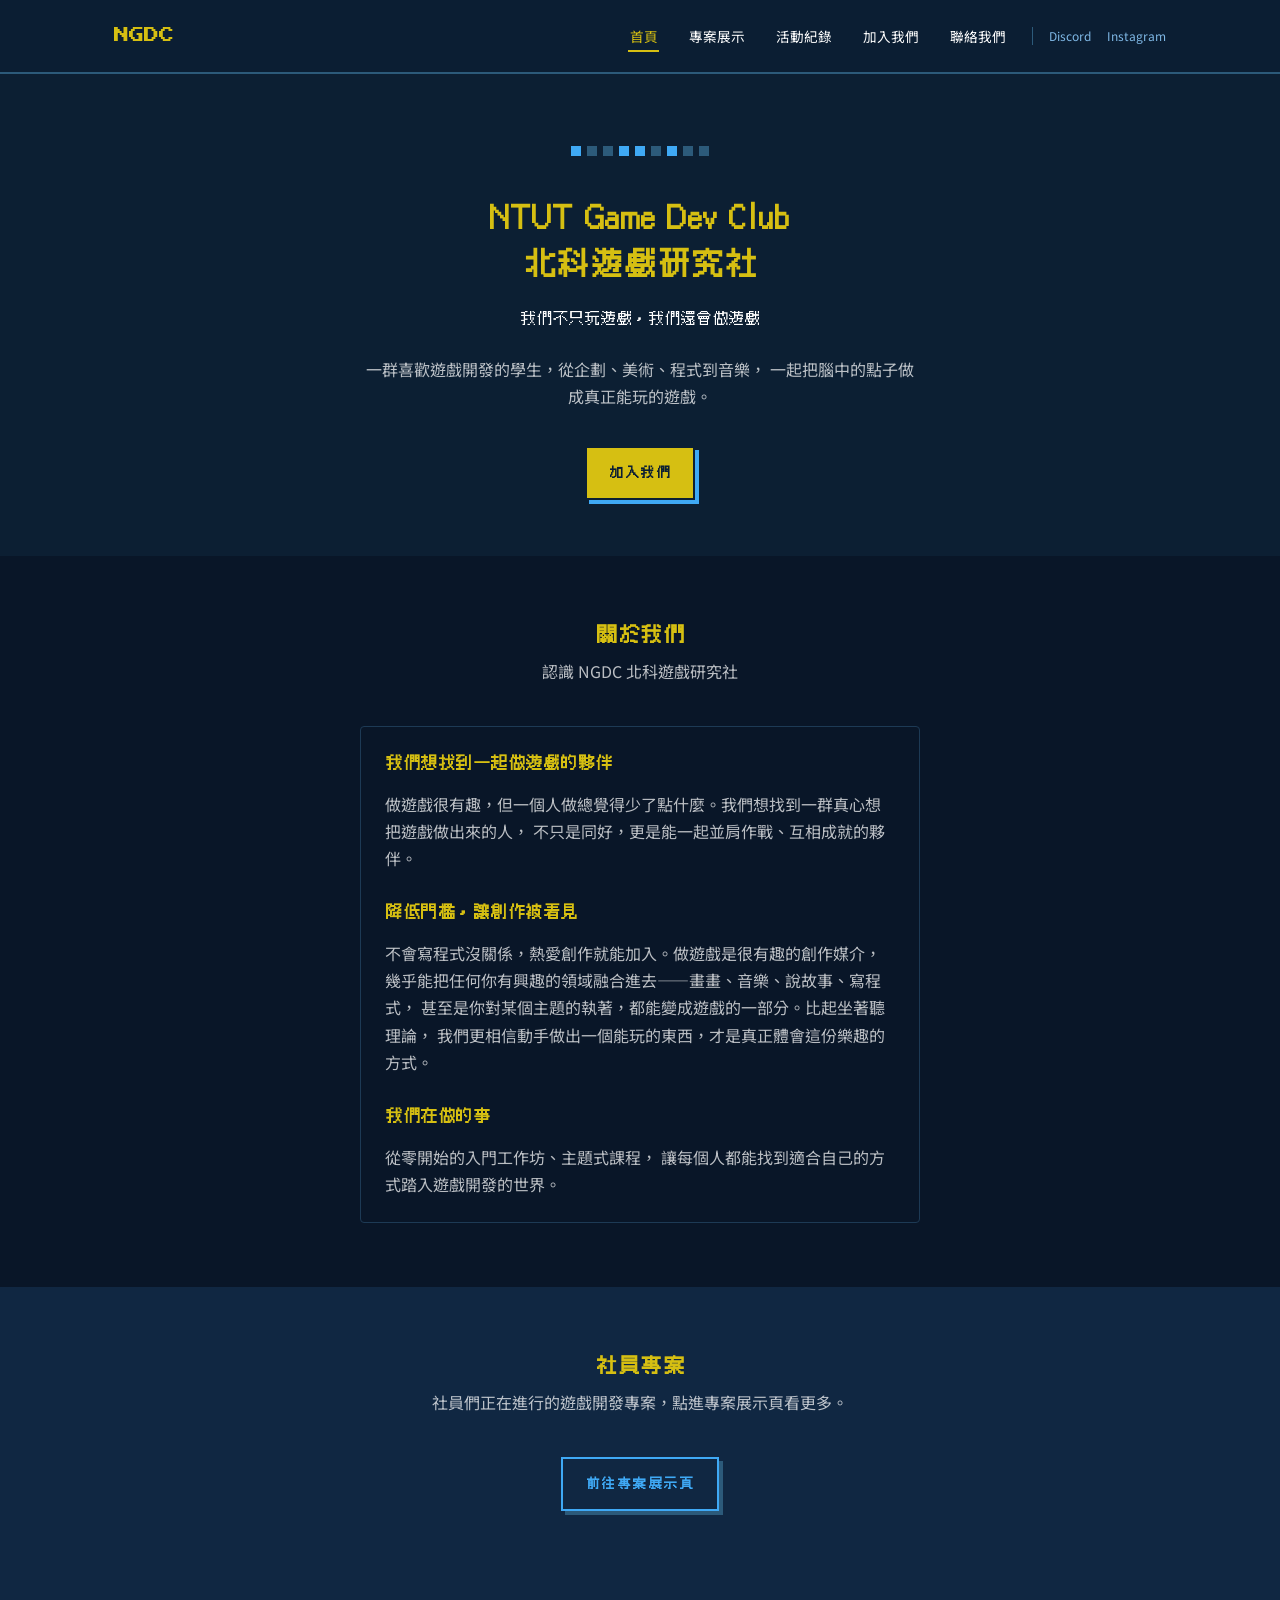
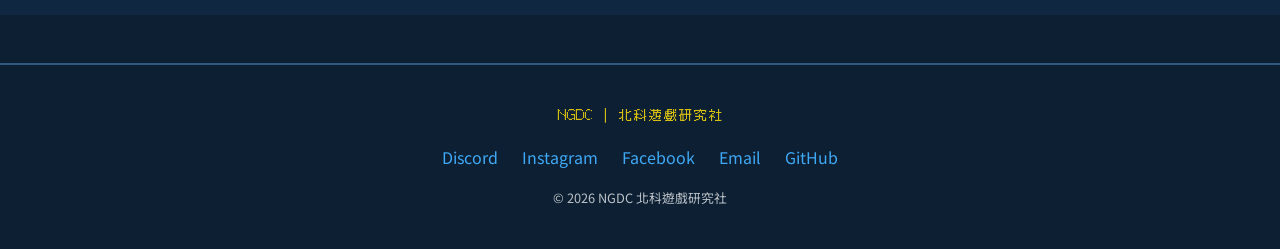
<file: index.html>
<!DOCTYPE html>
<html lang="zh-Hant">
<head>
  <meta charset="UTF-8" />
  <meta name="viewport" content="width=device-width, initial-scale=1.0" />
  <title>NTUT Game Dev Club 北科遊戲研究社</title>
  <meta name="description" content="NGDC 北科遊戲研究社（NTUT Game Dev Club）是國立臺北科技大學的學生遊戲開發社團，集結企劃、美術、程式與音樂愛好者，從零開始一起把腦中的點子做成真正能玩的遊戲。不需要任何經驗，只要喜歡遊戲開發，都歡迎北科學生加入這個社團一起創作。" />
  <link rel="canonical" href="https://gd.ntut.club/index.html" />

  <!-- Open Graph -->
  <meta property="og:site_name" content="NGDC 北科遊戲研究社" />
  <meta property="og:type" content="website" />
  <meta property="og:title" content="NTUT Game Dev Club 北科遊戲研究社" />
  <meta property="og:description" content="我們不只玩遊戲，我們還會做遊戲——國立臺北科技大學的學生遊戲開發社團，集結企劃、美術、程式與音樂愛好者，一起把點子做成真正能玩的遊戲。" />
  <meta property="og:image" content="https://gd.ntut.club/assets/images/og-image.png" />
  <meta property="og:url" content="https://gd.ntut.club/index.html" />

  <!-- Twitter Card -->
  <meta name="twitter:card" content="summary_large_image" />
  <meta name="twitter:title" content="NTUT Game Dev Club 北科遊戲研究社" />
  <meta name="twitter:description" content="我們不只玩遊戲，我們還會做遊戲——國立臺北科技大學的學生遊戲開發社團，集結企劃、美術、程式與音樂愛好者，一起把點子做成真正能玩的遊戲。" />
  <meta name="twitter:image" content="https://gd.ntut.club/assets/images/og-image.png" />

  <link rel="preconnect" href="https://fonts.googleapis.com" />
  <link rel="preconnect" href="https://fonts.gstatic.com" crossorigin />
  <link href="https://fonts.googleapis.com/css2?family=Press+Start+2P&family=Noto+Sans+TC:wght@400;500;700&display=swap" rel="stylesheet" />
  <link rel="stylesheet" href="css/style.css" />

  <script type="application/ld+json">
  {
    "@context": "https://schema.org",
    "@type": "Organization",
    "name": "NGDC 北科遊戲研究社",
    "alternateName": "NTUT Game Dev Club",
    "url": "https://gd.ntut.club/",
    "logo": "https://gd.ntut.club/assets/images/og-image.png",
    "sameAs": [
      "https://discord.gg/KpZhJA3yag",
      "https://instagram.com/ntut_game_design",
      "https://www.facebook.com/NTUTGameDesign/",
      "https://github.com/NTUT-NGDC"
    ]
  }
  </script>
</head>
<body>
  <header class="site-header">
    <div class="container nav-container">
      <a href="index.html" class="logo">NGDC</a>
      <button class="nav-toggle" id="navToggle" aria-label="開啟選單" aria-expanded="false">
        <span></span><span></span><span></span>
      </button>
      <div class="nav-right">
        <nav class="site-nav" id="siteNav">
          <ul class="nav-list">
            <li><a href="index.html" aria-current="page">首頁</a></li>
            <li><a href="projects.html">專案展示</a></li>
            <li><a href="events.html">活動紀錄</a></li>
            <li><a href="join.html">加入我們</a></li>
            <li><a href="contact.html">聯絡我們</a></li>
          </ul>
        </nav>
        <div class="nav-social">
          <span class="nav-divider" aria-hidden="true"></span>
          <a href="https://discord.gg/KpZhJA3yag" class="nav-social-link" target="_blank" rel="noopener">Discord</a>
          <a href="https://instagram.com/ntut_game_design" class="nav-social-link" target="_blank" rel="noopener">Instagram</a>
        </div>
      </div>
    </div>
  </header>

  <main>
    <section class="hero">
      <div class="wave-decoration wave-decoration--left" aria-hidden="true"></div>
      <div class="wave-decoration wave-decoration--right" aria-hidden="true"></div>
      <div class="container">
        <div class="hero-pixel-row" aria-hidden="true">
          <span></span><span></span><span></span><span></span><span></span><span></span><span></span><span></span><span></span>
        </div>
        <h1 class="hero-title">NTUT Game Dev Club<br />北科遊戲研究社</h1>
        <p class="hero-tagline">我們不只玩遊戲，我們還會做遊戲</p>
        <p class="hero-desc">
          一群喜歡遊戲開發的學生，從企劃、美術、程式到音樂，
          一起把腦中的點子做成真正能玩的遊戲。
        </p>
        <a href="join.html" class="btn">加入我們</a>

      </div>
    </section>
    <section class="section section-deep">
      <div class="wave-decoration wave-decoration--left" aria-hidden="true"></div>
      <div class="wave-decoration wave-decoration--right" aria-hidden="true"></div>
      <div class="container">
        <div class="section-title">
          <h2>關於我們</h2>
          <p>認識 NGDC 北科遊戲研究社</p>
        </div>

        <div class="about-panel">
          <div class="about-block">
            <h3>我們想找到一起做遊戲的夥伴</h3>
            <p>
              做遊戲很有趣，但一個人做總覺得少了點什麼。我們想找到一群真心想把遊戲做出來的人，
              不只是同好，更是能一起並肩作戰、互相成就的夥伴。
            </p>
          </div>

          <div class="about-block">
            <h3>降低門檻，讓創作被看見</h3>
            <p>
              不會寫程式沒關係，熱愛創作就能加入。做遊戲是很有趣的創作媒介，
              幾乎能把任何你有興趣的領域融合進去——畫畫、音樂、說故事、寫程式，
              甚至是你對某個主題的執著，都能變成遊戲的一部分。比起坐著聽理論，
              我們更相信動手做出一個能玩的東西，才是真正體會這份樂趣的方式。
            </p>
          </div>

          <div class="about-block">
            <h3>我們在做的事</h3>
            <p>
              從零開始的入門工作坊、主題式課程，
              讓每個人都能找到適合自己的方式踏入遊戲開發的世界。
            </p>
          </div>
        </div>
      </div>
    </section>

    <section class="section section-alt">
      <div class="wave-decoration wave-decoration--left" aria-hidden="true"></div>
      <div class="wave-decoration wave-decoration--right" aria-hidden="true"></div>
      <div class="container">
        <div class="section-title">
          <h2>社員專案</h2>
          <p>社員們正在進行的遊戲開發專案，點進專案展示頁看更多。</p>
        </div>

        <div class="section-title">
          <a href="projects.html" class="btn btn-outline">前往專案展示頁</a>
        </div>
      </div>
    </section>
  </main>

  <footer class="site-footer">
    <div class="container footer-container">
      <p class="footer-logo">NGDC ｜ 北科遊戲研究社</p>
      <ul class="footer-links">
        <li><a href="contact.html#discord">Discord</a></li>
        <li><a href="contact.html#instagram">Instagram</a></li>
        <li><a href="contact.html#facebook">Facebook</a></li>
        <li><a href="contact.html#email">Email</a></li>
        <li><a href="contact.html#github">GitHub</a></li>
      </ul>
      <p class="footer-copy">&copy; 2026 NGDC 北科遊戲研究社</p>
    </div>
  </footer>

  <script src="js/main.js"></script>
</body>
</html>
</file>
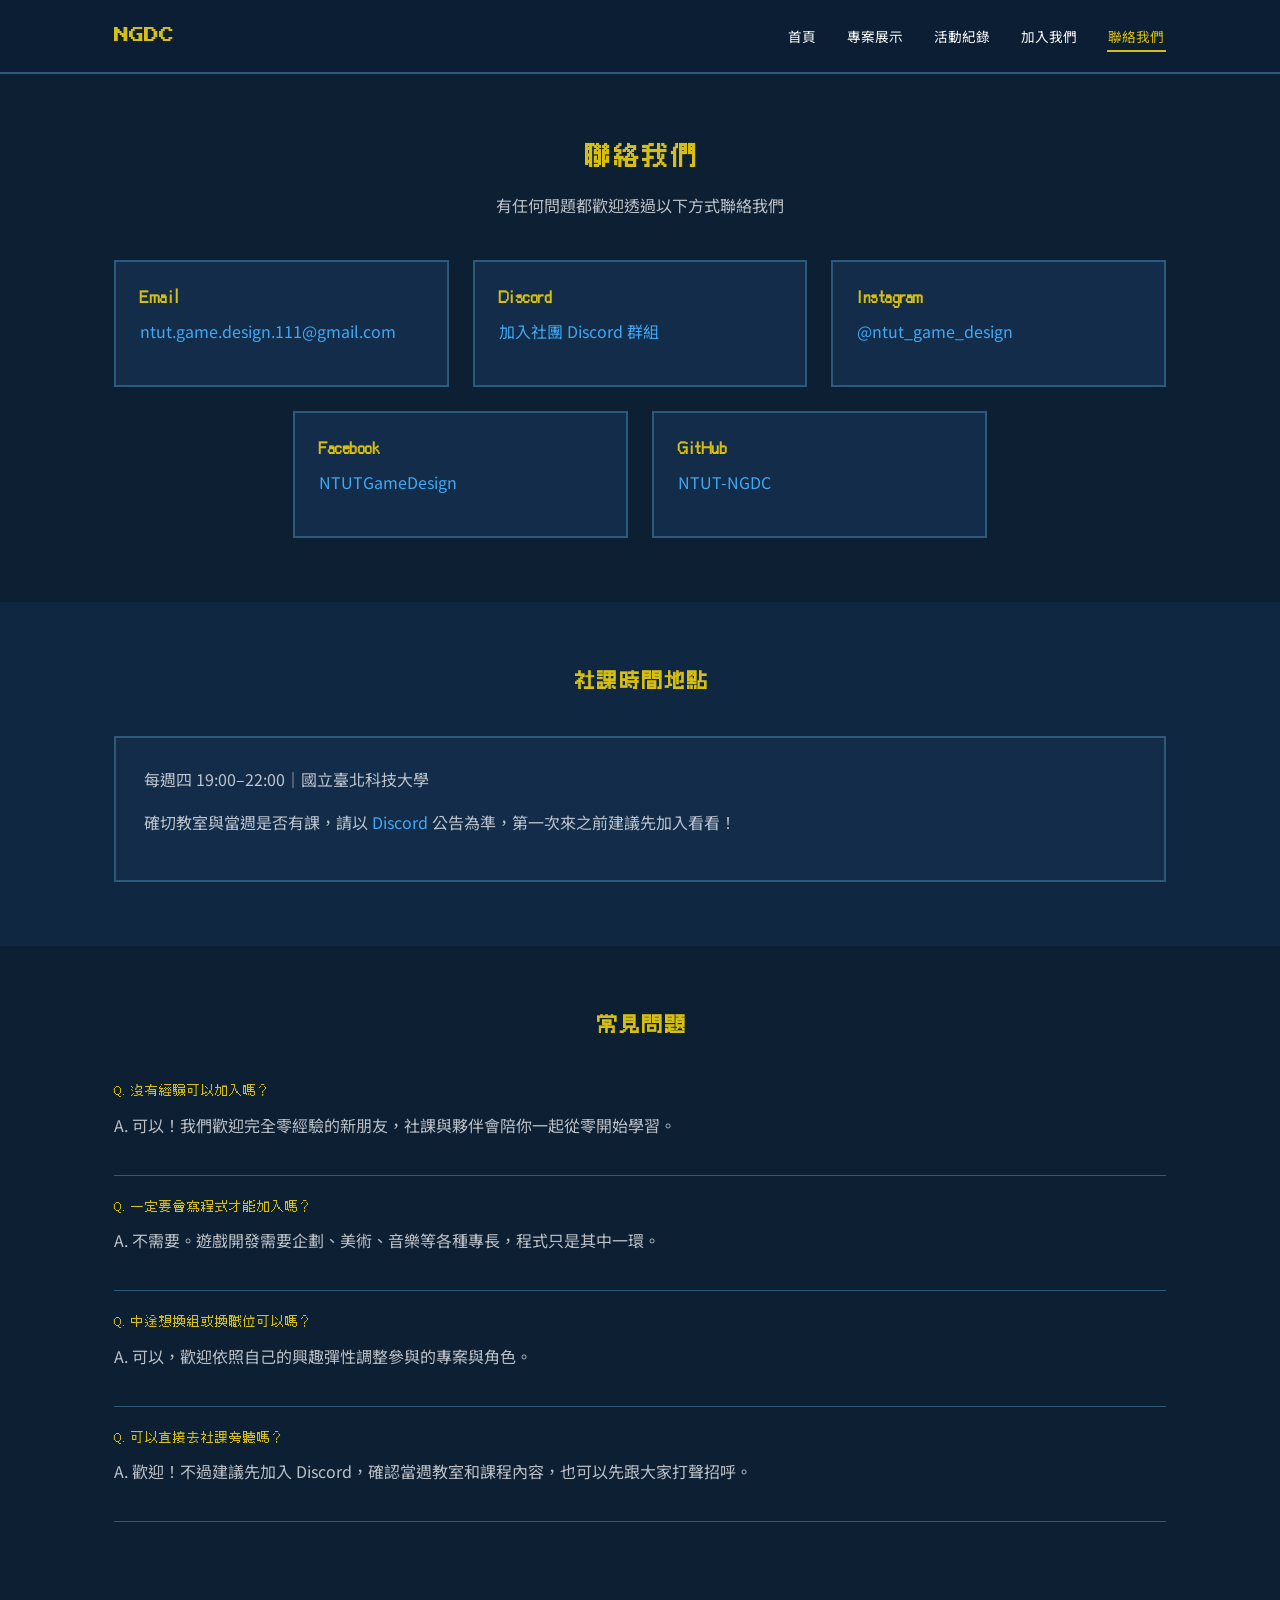
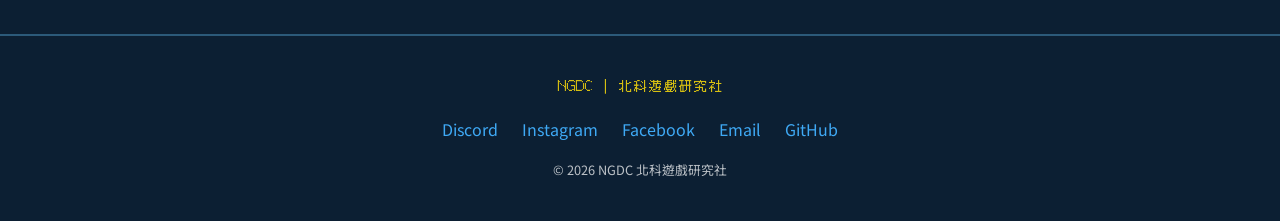
<file: contact.html>
<!DOCTYPE html>
<html lang="zh-Hant">
<head>
  <meta charset="UTF-8" />
  <meta name="viewport" content="width=device-width, initial-scale=1.0" />
  <title>聯絡我們 - NGDC 北科遊戲研究社</title>
  <meta name="description" content="聯絡 NGDC 北科遊戲研究社（NTUT Game Dev Club）的完整方式，包含 Email、Discord 社群與 Instagram 帳號，以及社課時間地點與常見問題整理，歡迎對遊戲開發有興趣的北科學生或校外朋友隨時透過各種管道洽詢加入這個社團。" />
  <link rel="canonical" href="https://gd.ntut.club/contact.html" />

  <!-- Open Graph -->
  <meta property="og:site_name" content="NGDC 北科遊戲研究社" />
  <meta property="og:type" content="website" />
  <meta property="og:title" content="聯絡我們 - NGDC 北科遊戲研究社" />
  <meta property="og:description" content="聯絡 NGDC 北科遊戲研究社的方式，包含 Email、Discord 與 Instagram，以及社課時間地點與常見問題。" />
  <meta property="og:image" content="https://gd.ntut.club/assets/images/og-image.png" />
  <meta property="og:url" content="https://gd.ntut.club/contact.html" />

  <!-- Twitter Card -->
  <meta name="twitter:card" content="summary_large_image" />
  <meta name="twitter:title" content="聯絡我們 - NGDC 北科遊戲研究社" />
  <meta name="twitter:description" content="聯絡 NGDC 北科遊戲研究社的方式，包含 Email、Discord 與 Instagram，以及社課時間地點與常見問題。" />
  <meta name="twitter:image" content="https://gd.ntut.club/assets/images/og-image.png" />

  <link rel="preconnect" href="https://fonts.googleapis.com" />
  <link rel="preconnect" href="https://fonts.gstatic.com" crossorigin />
  <link href="https://fonts.googleapis.com/css2?family=Press+Start+2P&family=Noto+Sans+TC:wght@400;500;700&display=swap" rel="stylesheet" />
  <link rel="stylesheet" href="css/style.css" />
</head>
<body>
  <header class="site-header">
    <div class="container nav-container">
      <a href="index.html" class="logo">NGDC</a>
      <button class="nav-toggle" id="navToggle" aria-label="開啟選單" aria-expanded="false">
        <span></span><span></span><span></span>
      </button>
      <nav class="site-nav" id="siteNav">
        <ul class="nav-list">
          <li><a href="index.html">首頁</a></li>
          <li><a href="projects.html">專案展示</a></li>
          <li><a href="events.html">活動紀錄</a></li>
          <li><a href="join.html">加入我們</a></li>
          <li><a href="contact.html" aria-current="page">聯絡我們</a></li>
        </ul>
      </nav>
    </div>
  </header>

  <main>
    <section class="section">
      <div class="wave-decoration wave-decoration--left" aria-hidden="true"></div>
      <div class="wave-decoration wave-decoration--right" aria-hidden="true"></div>
      <div class="container">
        <div class="section-title">
          <h1>聯絡我們</h1>
          <p>有任何問題都歡迎透過以下方式聯絡我們</p>
        </div>

        <div class="contact-list">
          <div class="contact-item" id="email">
            <h3>Email</h3>
            <p><a href="mailto:ntut.game.design.111@gmail.com">ntut.game.design.111<wbr>@gmail.com</a></p>
          </div>
          <div class="contact-item" id="discord">
            <h3>Discord</h3>
            <p><a href="https://discord.gg/KpZhJA3yag" target="_blank" rel="noopener">加入社團 Discord 群組</a></p>
          </div>
          <div class="contact-item" id="instagram">
            <h3>Instagram</h3>
            <p><a href="https://instagram.com/ntut_game_design" target="_blank" rel="noopener">@ntut_game_design</a></p>
          </div>
          <div class="contact-item" id="facebook">
            <h3>Facebook</h3>
            <p><a href="https://www.facebook.com/NTUTGameDesign/" target="_blank" rel="noopener">NTUTGameDesign</a></p>
          </div>
          <div class="contact-item" id="github">
            <h3>GitHub</h3>
            <p><a href="https://github.com/NTUT-NGDC" target="_blank" rel="noopener">NTUT-NGDC</a></p>
          </div>
        </div>
      </div>
    </section>

    <section class="section section-alt">
      <div class="wave-decoration wave-decoration--left" aria-hidden="true"></div>
      <div class="wave-decoration wave-decoration--right" aria-hidden="true"></div>
      <div class="container">
        <div class="section-title">
          <h2>社課時間地點</h2>
        </div>
        <div class="card">
          <p>每週四 19:00–22:00｜國立臺北科技大學</p>
          <p>確切教室與當週是否有課，請以 <a href="https://discord.gg/KpZhJA3yag" target="_blank" rel="noopener">Discord</a> 公告為準，第一次來之前建議先加入看看！</p>
        </div>
      </div>
    </section>

    <section class="section">
      <div class="wave-decoration wave-decoration--left" aria-hidden="true"></div>
      <div class="wave-decoration wave-decoration--right" aria-hidden="true"></div>
      <div class="container">
        <div class="section-title">
          <h2>常見問題</h2>
        </div>

        <!--
          ▼ 如何新增一筆 FAQ ▼
          複製一整段 <div class="faq-item">...</div>，
          貼到下方，修改問題（.faq-q）與答案（<p>）即可。
        -->
        <div class="faq-list">
          <div class="faq-item">
            <p class="faq-q">Q. 沒有經驗可以加入嗎？</p>
            <p>A. 可以！我們歡迎完全零經驗的新朋友，社課與夥伴會陪你一起從零開始學習。</p>
          </div>
          <div class="faq-item">
            <p class="faq-q">Q. 一定要會寫程式才能加入嗎？</p>
            <p>A. 不需要。遊戲開發需要企劃、美術、音樂等各種專長，程式只是其中一環。</p>
          </div>
          <div class="faq-item">
            <p class="faq-q">Q. 中途想換組或換職位可以嗎？</p>
            <p>A. 可以，歡迎依照自己的興趣彈性調整參與的專案與角色。</p>
          </div>
          <div class="faq-item">
            <p class="faq-q">Q. 可以直接去社課旁聽嗎？</p>
            <p>A. 歡迎！不過建議先加入 Discord，確認當週教室和課程內容，也可以先跟大家打聲招呼。</p>
          </div>
        </div>
      </div>
    </section>
  </main>

  <footer class="site-footer">
    <div class="container footer-container">
      <p class="footer-logo">NGDC ｜ 北科遊戲研究社</p>
      <ul class="footer-links">
        <li><a href="#discord">Discord</a></li>
        <li><a href="#instagram">Instagram</a></li>
        <li><a href="#facebook">Facebook</a></li>
        <li><a href="#email">Email</a></li>
        <li><a href="#github">GitHub</a></li>
      </ul>
      <p class="footer-copy">&copy; 2026 NGDC 北科遊戲研究社</p>
    </div>
  </footer>

  <script src="js/main.js"></script>
</body>
</html>
</file>
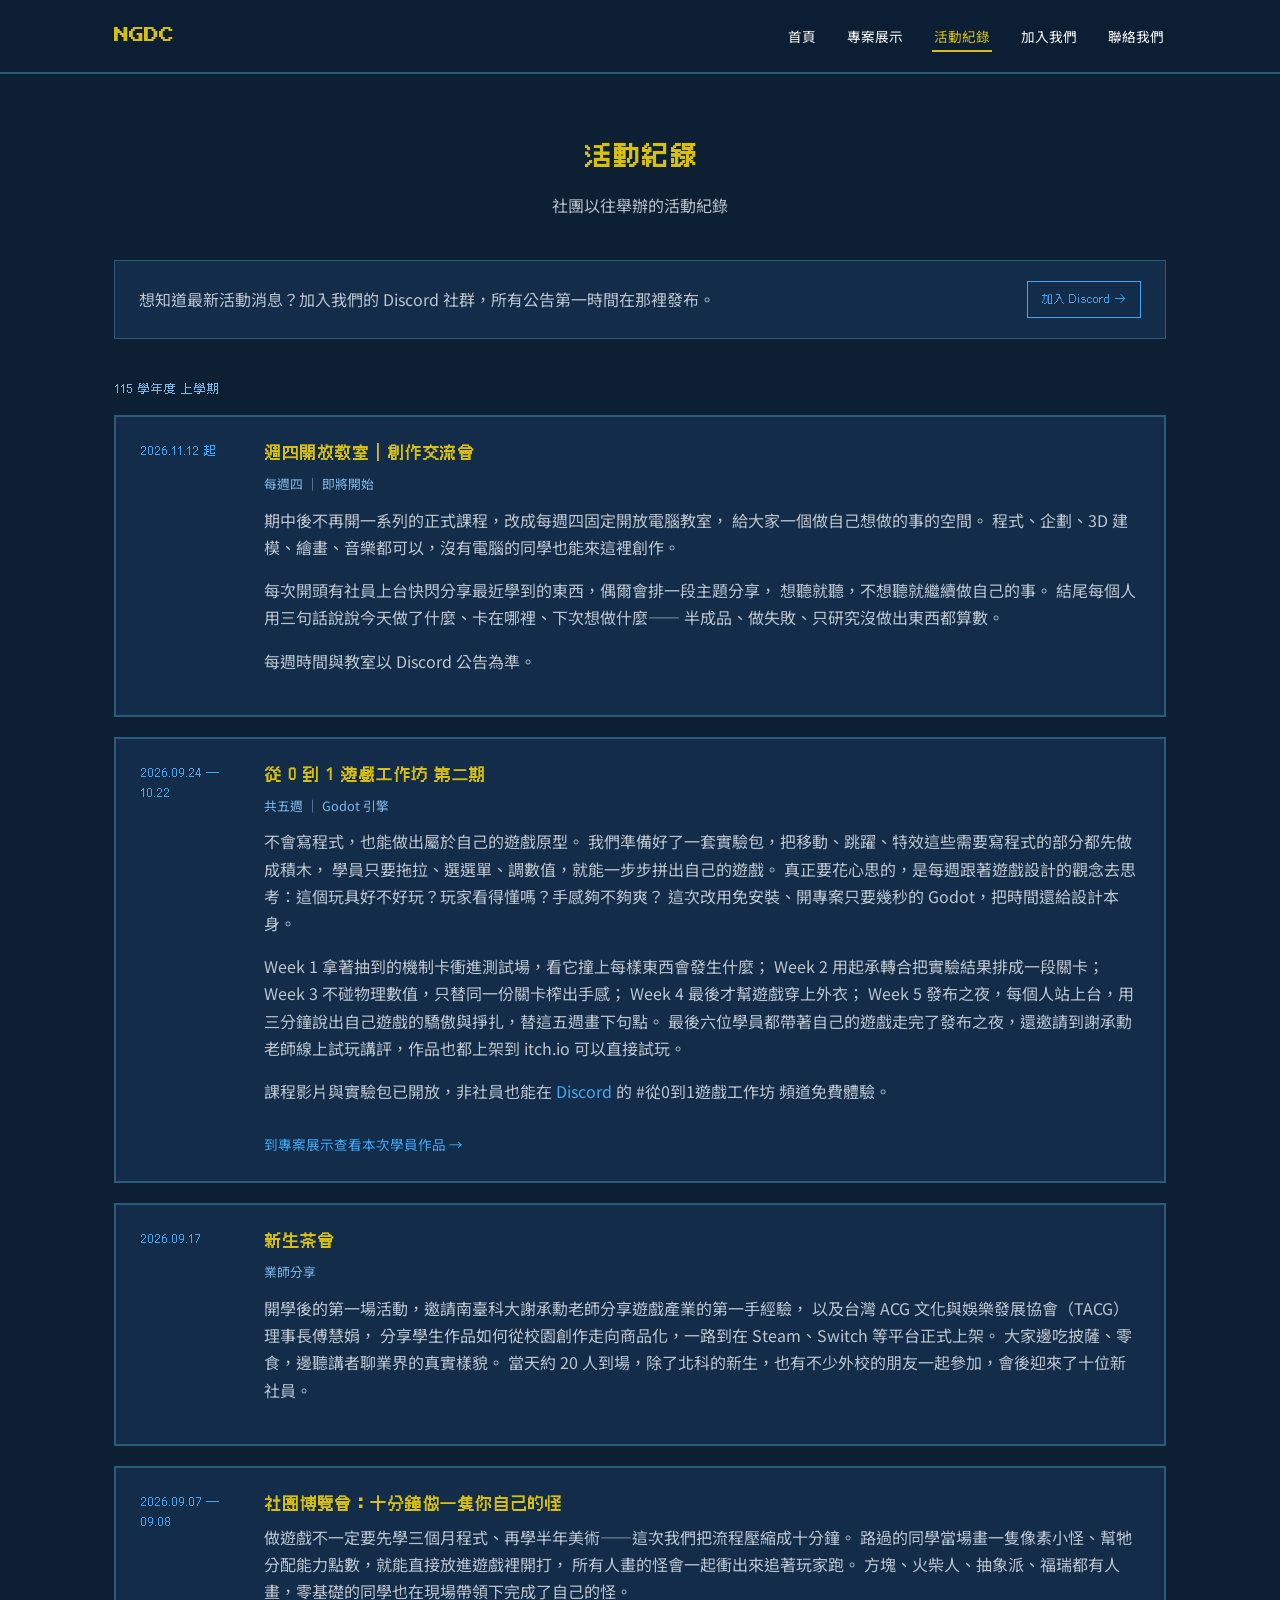
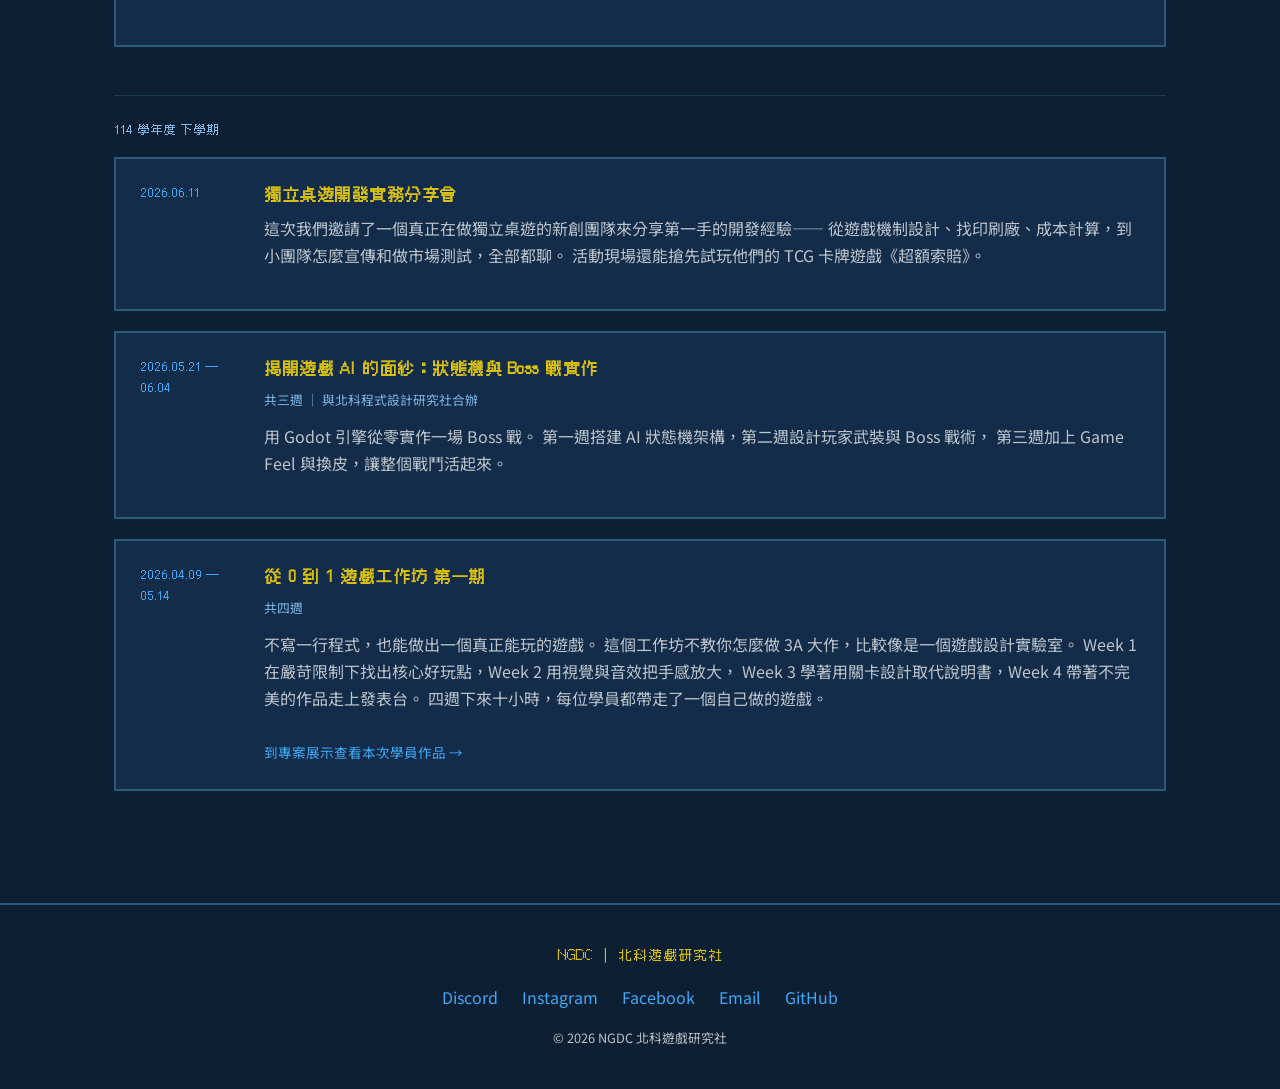
<file: events.html>
<!DOCTYPE html>
<html lang="zh-Hant">
<head>
  <meta charset="UTF-8" />
  <meta name="viewport" content="width=device-width, initial-scale=1.0" />
  <title>活動紀錄 - NGDC 北科遊戲研究社</title>
  <meta name="description" content="NGDC 北科遊戲研究社（NTUT Game Dev Club）歷次活動紀錄，包含從零開始的遊戲開發入門工作坊、Boss 戰程式實作課程，以及與校內程式設計研究社等技術性社團合辦的活動，完整記錄這個遊戲開發社團的教學內容、講師分享與交流足跡。" />
  <link rel="canonical" href="https://gd.ntut.club/events.html" />

  <!-- Open Graph -->
  <meta property="og:site_name" content="NGDC 北科遊戲研究社" />
  <meta property="og:type" content="website" />
  <meta property="og:title" content="活動紀錄 - NGDC 北科遊戲研究社" />
  <meta property="og:description" content="NGDC 北科遊戲研究社歷次活動紀錄，包含遊戲開發工作坊、程式與美術課程，以及與校內社團合辦的活動。" />
  <meta property="og:image" content="https://gd.ntut.club/assets/images/og-image.png" />
  <meta property="og:url" content="https://gd.ntut.club/events.html" />

  <!-- Twitter Card -->
  <meta name="twitter:card" content="summary_large_image" />
  <meta name="twitter:title" content="活動紀錄 - NGDC 北科遊戲研究社" />
  <meta name="twitter:description" content="NGDC 北科遊戲研究社歷次活動紀錄，包含遊戲開發工作坊、程式與美術課程，以及與校內社團合辦的活動。" />
  <meta name="twitter:image" content="https://gd.ntut.club/assets/images/og-image.png" />

  <link rel="preconnect" href="https://fonts.googleapis.com" />
  <link rel="preconnect" href="https://fonts.gstatic.com" crossorigin />
  <link href="https://fonts.googleapis.com/css2?family=Press+Start+2P&family=Noto+Sans+TC:wght@400;500;700&display=swap" rel="stylesheet" />
  <link rel="stylesheet" href="css/style.css" />
</head>
<body>
  <header class="site-header">
    <div class="container nav-container">
      <a href="index.html" class="logo">NGDC</a>
      <button class="nav-toggle" id="navToggle" aria-label="開啟選單" aria-expanded="false">
        <span></span><span></span><span></span>
      </button>
      <nav class="site-nav" id="siteNav">
        <ul class="nav-list">
          <li><a href="index.html">首頁</a></li>
          <li><a href="projects.html">專案展示</a></li>
          <li><a href="events.html" aria-current="page">活動紀錄</a></li>
          <li><a href="join.html">加入我們</a></li>
          <li><a href="contact.html">聯絡我們</a></li>
        </ul>
      </nav>
    </div>
  </header>

  <main>
    <section class="section">
      <div class="wave-decoration wave-decoration--left" aria-hidden="true"></div>
      <div class="wave-decoration wave-decoration--right" aria-hidden="true"></div>
      <div class="container">
        <div class="section-title">
          <h1>活動紀錄</h1>
          <p>社團以往舉辦的活動紀錄</p>
        </div>

        <!-- Discord 提示 -->
        <div class="notice-card">
          <p>想知道最新活動消息？加入我們的 Discord 社群，所有公告第一時間在那裡發布。</p>
          <a href="https://discord.gg/KpZhJA3yag" class="notice-btn" target="_blank" rel="noopener">加入 Discord →</a>
        </div>

        <!--
          ============================================================
          ▼ 如何新增一筆活動紀錄 ▼
          1. 複製一整段 <article class="announcement">...</article>
          2. 貼到對應學期的 .announcement-list 最上方（由新到舊排列）
          3. 修改：
             - .announcement-date：日期（格式 YYYY.MM.DD；
               若確切日期未定，可寫 YYYY.MM）
             - <h3>：活動名稱
             - <p>：一兩句活動簡介
             - 若有學員作品連結，保留最後那行 <a class="event-link">，
               將 href="#" 換成實際連結；若無作品則整行刪掉
          4. 若要新增新學期，在列表最上方複製一個
             <p class="event-semester"> 與對應的 <div class="announcement-list">
          ============================================================
        -->

        <p class="event-semester">115 學年度 上學期</p>
        <div class="announcement-list">

          <article class="announcement">
            <div class="announcement-date">2026.11.12 起</div>
            <div class="announcement-body">
              <h3>週四開放教室｜創作交流會</h3>
              <p class="event-meta">每週四 ｜ 即將開始</p>
              <p>
                期中後不再開一系列的正式課程，改成每週四固定開放電腦教室，
                給大家一個做自己想做的事的空間。
                程式、企劃、3D 建模、繪畫、音樂都可以，沒有電腦的同學也能來這裡創作。
              </p>
              <p>
                每次開頭有社員上台快閃分享最近學到的東西，偶爾會排一段主題分享，
                想聽就聽，不想聽就繼續做自己的事。
                結尾每個人用三句話說說今天做了什麼、卡在哪裡、下次想做什麼——
                半成品、做失敗、只研究沒做出東西都算數。
              </p>
              <p>每週時間與教室以 Discord 公告為準。</p>
            </div>
          </article>

          <article class="announcement">
            <div class="announcement-date">2026.09.24 — 10.22</div>
            <div class="announcement-body">
              <h3>從 0 到 1 遊戲工作坊 第二期</h3>
              <p class="event-meta">共五週 ｜ Godot 引擎</p>
              <p>
                不會寫程式，也能做出屬於自己的遊戲原型。
                我們準備好了一套實驗包，把移動、跳躍、特效這些需要寫程式的部分都先做成積木，
                學員只要拖拉、選選單、調數值，就能一步步拼出自己的遊戲。
                真正要花心思的，是每週跟著遊戲設計的觀念去思考：這個玩具好不好玩？玩家看得懂嗎？手感夠不夠爽？
                這次改用免安裝、開專案只要幾秒的 Godot，把時間還給設計本身。
              </p>
              <p>
                Week 1 拿著抽到的機制卡衝進測試場，看它撞上每樣東西會發生什麼；
                Week 2 用起承轉合把實驗結果排成一段關卡；
                Week 3 不碰物理數值，只替同一份關卡榨出手感；
                Week 4 最後才幫遊戲穿上外衣；
                Week 5 發布之夜，每個人站上台，用三分鐘說出自己遊戲的驕傲與掙扎，替這五週畫下句點。
                最後六位學員都帶著自己的遊戲走完了發布之夜，還邀請到謝承勳老師線上試玩講評，作品也都上架到 itch.io 可以直接試玩。
              </p>
              <p>
                課程影片與實驗包已開放，非社員也能在
                <a href="https://discord.gg/KpZhJA3yag" target="_blank" rel="noopener">Discord</a>
                的 #從0到1遊戲工作坊 頻道免費體驗。
              </p>
              <a href="projects.html" class="event-link">到專案展示查看本次學員作品 →</a>
            </div>
          </article>

          <article class="announcement">
            <div class="announcement-date">2026.09.17</div>
            <div class="announcement-body">
              <h3>新生茶會</h3>
              <p class="event-meta">業師分享</p>
              <p>
                開學後的第一場活動，邀請南臺科大謝承勳老師分享遊戲產業的第一手經驗，
                以及台灣 ACG 文化與娛樂發展協會（TACG）理事長傅慧娟，
                分享學生作品如何從校園創作走向商品化，一路到在 Steam、Switch 等平台正式上架。
                大家邊吃披薩、零食，邊聽講者聊業界的真實樣貌。
                當天約 20 人到場，除了北科的新生，也有不少外校的朋友一起參加，會後迎來了十位新社員。
              </p>
            </div>
          </article>

          <article class="announcement">
            <div class="announcement-date">2026.09.07 — 09.08</div>
            <div class="announcement-body">
              <h3>社團博覽會：十分鐘做一隻你自己的怪</h3>
              <p>
                做遊戲不一定要先學三個月程式、再學半年美術——這次我們把流程壓縮成十分鐘。
                路過的同學當場畫一隻像素小怪、幫牠分配能力點數，就能直接放進遊戲裡開打，
                所有人畫的怪會一起衝出來追著玩家跑。
                方塊、火柴人、抽象派、福瑞都有人畫，零基礎的同學也在現場帶領下完成了自己的怪。
              </p>
            </div>
          </article>

        </div>

        <p class="event-semester">114 學年度 下學期</p>
        <div class="announcement-list">

          <article class="announcement">
            <div class="announcement-date">2026.06.11</div>
            <div class="announcement-body">
              <h3>獨立桌遊開發實務分享會</h3>
              <p>
                這次我們邀請了一個真正在做獨立桌遊的新創團隊來分享第一手的開發經驗——
                從遊戲機制設計、找印刷廠、成本計算，到小團隊怎麼宣傳和做市場測試，全部都聊。
                活動現場還能搶先試玩他們的 TCG 卡牌遊戲《超額索賠》。
              </p>
            </div>
          </article>

          <article class="announcement">
            <div class="announcement-date">2026.05.21 — 06.04</div>
            <div class="announcement-body">
              <h3>揭開遊戲 AI 的面紗：狀態機與 Boss 戰實作</h3>
              <p class="event-meta">共三週 ｜ 與北科程式設計研究社合辦</p>
              <p>
                用 Godot 引擎從零實作一場 Boss 戰。
                第一週搭建 AI 狀態機架構，第二週設計玩家武裝與 Boss 戰術，
                第三週加上 Game Feel 與換皮，讓整個戰鬥活起來。
              </p>
            </div>
          </article>

          <article class="announcement">
            <div class="announcement-date">2026.04.09 — 05.14</div>
            <div class="announcement-body">
              <h3>從 0 到 1 遊戲工作坊 第一期</h3>
              <p class="event-meta">共四週</p>
              <p>
                不寫一行程式，也能做出一個真正能玩的遊戲。
                這個工作坊不教你怎麼做 3A 大作，比較像是一個遊戲設計實驗室。
                Week 1 在嚴苛限制下找出核心好玩點，Week 2 用視覺與音效把手感放大，
                Week 3 學著用關卡設計取代說明書，Week 4 帶著不完美的作品走上發表台。
                四週下來十小時，每位學員都帶走了一個自己做的遊戲。
              </p>
              <a href="projects.html" class="event-link">到專案展示查看本次學員作品 →</a>
            </div>
          </article>

        </div>
      </div>
    </section>
  </main>

  <footer class="site-footer">
    <div class="container footer-container">
      <p class="footer-logo">NGDC ｜ 北科遊戲研究社</p>
      <ul class="footer-links">
        <li><a href="contact.html#discord">Discord</a></li>
        <li><a href="contact.html#instagram">Instagram</a></li>
        <li><a href="contact.html#facebook">Facebook</a></li>
        <li><a href="contact.html#email">Email</a></li>
        <li><a href="contact.html#github">GitHub</a></li>
      </ul>
      <p class="footer-copy">&copy; 2026 NGDC 北科遊戲研究社</p>
    </div>
  </footer>

  <script src="js/main.js"></script>
</body>
</html>
</file>
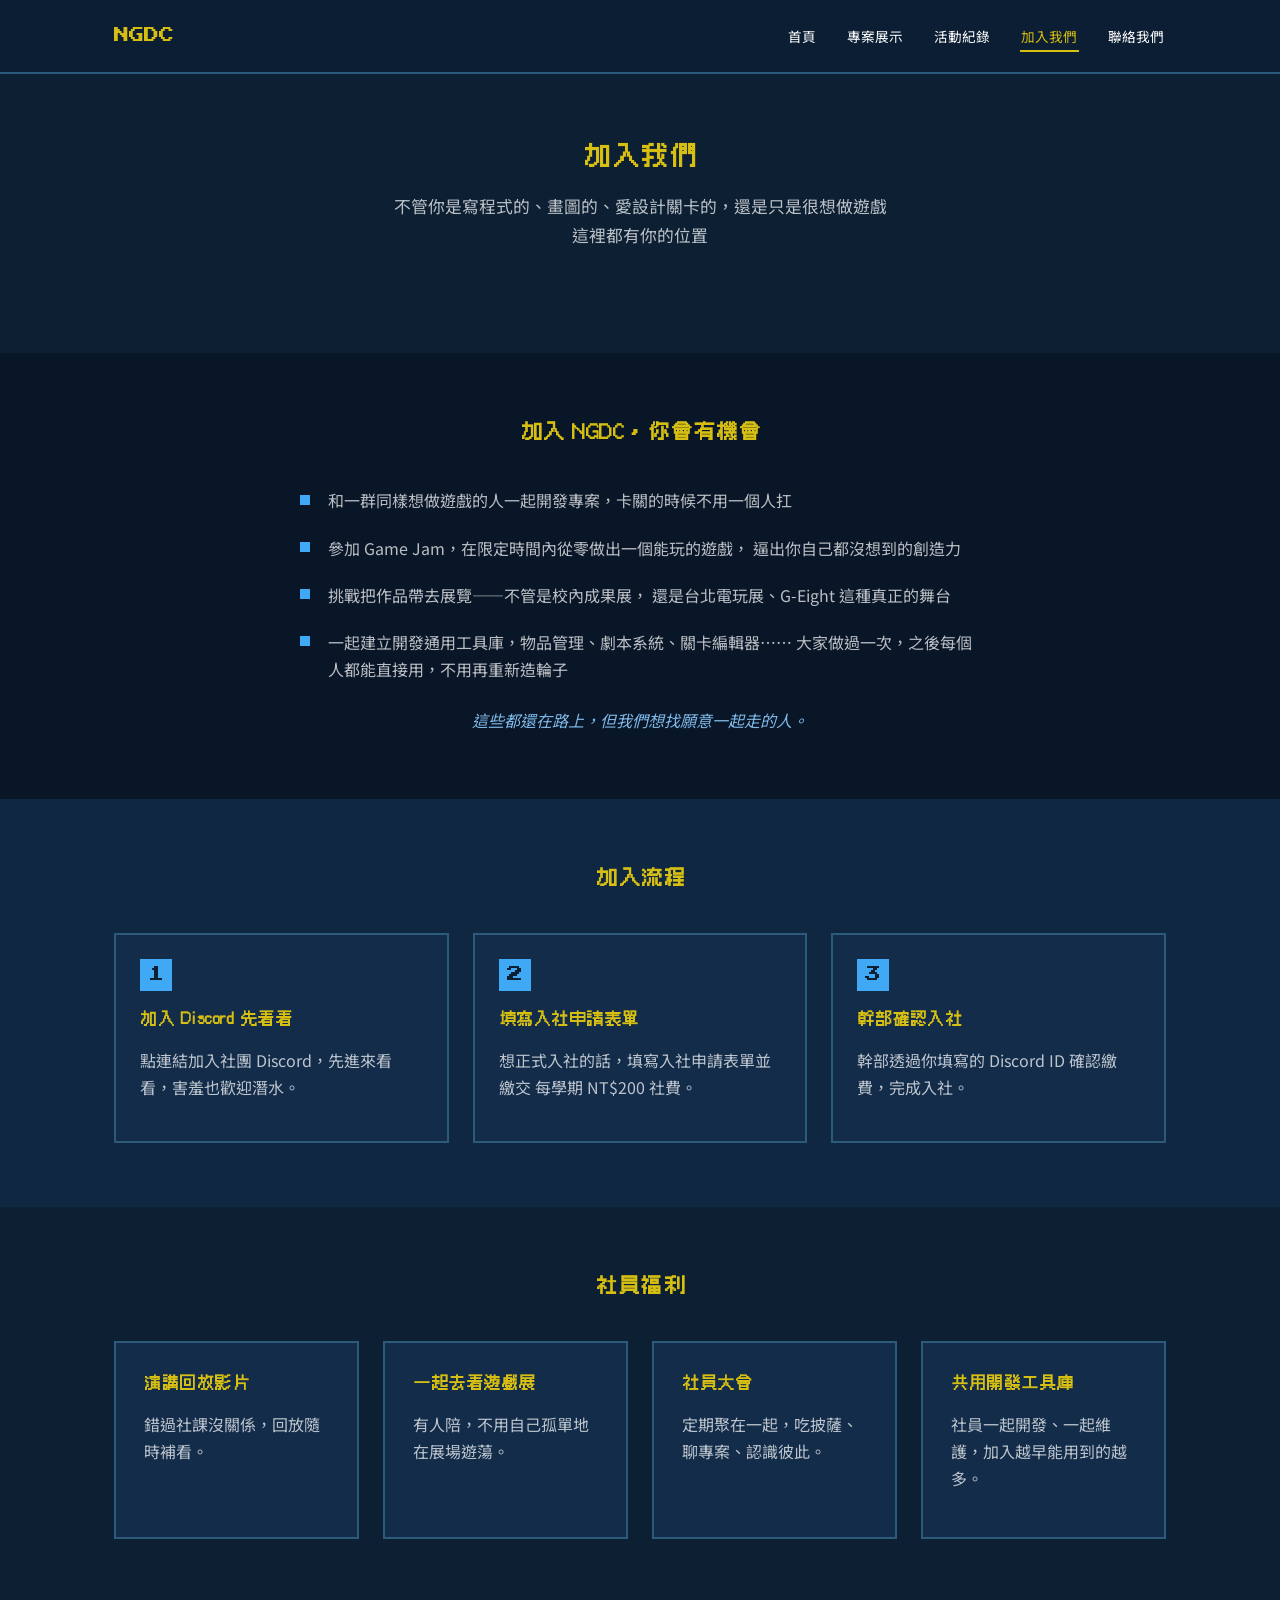
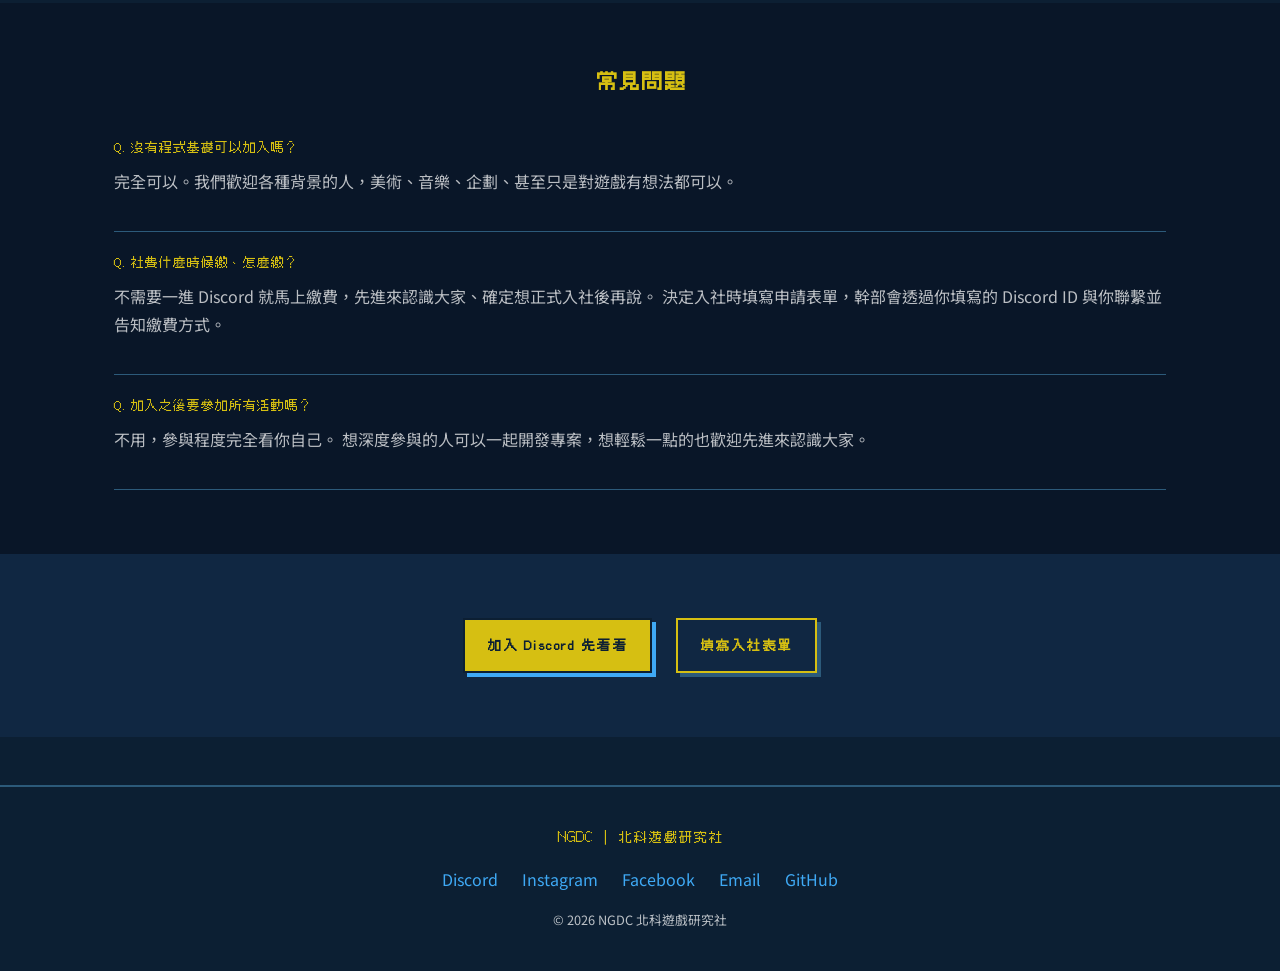
<file: join.html>
<!DOCTYPE html>
<html lang="zh-Hant">
<head>
  <meta charset="UTF-8" />
  <meta name="viewport" content="width=device-width, initial-scale=1.0" />
  <title>加入我們 - NGDC 北科遊戲研究社</title>
  <meta name="description" content="想找北科的遊戲開發社團一起做遊戲嗎？NGDC 北科遊戲研究社（NTUT Game Dev Club）歡迎寫程式的、畫圖的、愛設計關卡的，或只是很想做遊戲的學生加入，這裡完整介紹加入流程、社員福利與常見問題，讓你快速了解怎麼加入這個社團一起創作。" />
  <link rel="canonical" href="https://gd.ntut.club/join.html" />

  <!-- Open Graph -->
  <meta property="og:site_name" content="NGDC 北科遊戲研究社" />
  <meta property="og:type" content="website" />
  <meta property="og:title" content="加入我們 - NGDC 北科遊戲研究社" />
  <meta property="og:description" content="不管你是寫程式的、畫圖的，還是只是很想做遊戲——NGDC 北科遊戲研究社都有你的位置，看看加入流程與社員福利。" />
  <meta property="og:image" content="https://gd.ntut.club/assets/images/og-image.png" />
  <meta property="og:url" content="https://gd.ntut.club/join.html" />

  <!-- Twitter Card -->
  <meta name="twitter:card" content="summary_large_image" />
  <meta name="twitter:title" content="加入我們 - NGDC 北科遊戲研究社" />
  <meta name="twitter:description" content="不管你是寫程式的、畫圖的，還是只是很想做遊戲——NGDC 北科遊戲研究社都有你的位置，看看加入流程與社員福利。" />
  <meta name="twitter:image" content="https://gd.ntut.club/assets/images/og-image.png" />

  <link rel="preconnect" href="https://fonts.googleapis.com" />
  <link rel="preconnect" href="https://fonts.gstatic.com" crossorigin />
  <link href="https://fonts.googleapis.com/css2?family=Press+Start+2P&family=Noto+Sans+TC:wght@400;500;700&display=swap" rel="stylesheet" />
  <link rel="stylesheet" href="css/style.css" />
</head>
<body>
  <header class="site-header">
    <div class="container nav-container">
      <a href="index.html" class="logo">NGDC</a>
      <button class="nav-toggle" id="navToggle" aria-label="開啟選單" aria-expanded="false">
        <span></span><span></span><span></span>
      </button>
      <nav class="site-nav" id="siteNav">
        <ul class="nav-list">
          <li><a href="index.html">首頁</a></li>
          <li><a href="projects.html">專案展示</a></li>
          <li><a href="events.html">活動紀錄</a></li>
          <li><a href="join.html" aria-current="page">加入我們</a></li>
          <li><a href="contact.html">聯絡我們</a></li>
        </ul>
      </nav>
    </div>
  </header>

  <main>
    <!-- 開場標題 -->
    <section class="section">
      <div class="wave-decoration wave-decoration--left" aria-hidden="true"></div>
      <div class="wave-decoration wave-decoration--right" aria-hidden="true"></div>
      <div class="container">
        <div class="section-title">
          <h1>加入我們</h1>
          <p class="join-tagline">
            不管你是寫程式的、畫圖的、愛設計關卡的，還是只是很想做遊戲<br />
            這裡都有你的位置
          </p>
        </div>
      </div>
    </section>

    <!-- 一起來做這些事 -->
    <section class="section section-deep">
      <div class="wave-decoration wave-decoration--left" aria-hidden="true"></div>
      <div class="wave-decoration wave-decoration--right" aria-hidden="true"></div>
      <div class="container">
        <div class="section-title">
          <h2>加入 NGDC，你會有機會</h2>
        </div>
        <ul class="perk-list">
          <li>
            和一群同樣想做遊戲的人一起開發專案，卡關的時候不用一個人扛
          </li>
          <li>
            參加 Game Jam，在限定時間內從零做出一個能玩的遊戲，
            逼出你自己都沒想到的創造力
          </li>
          <li>
            挑戰把作品帶去展覽——不管是校內成果展，
            還是台北電玩展、G-Eight 這種真正的舞台
          </li>
          <li>
            一起建立開發通用工具庫，物品管理、劇本系統、關卡編輯器……
            大家做過一次，之後每個人都能直接用，不用再重新造輪子
          </li>
        </ul>
        <p class="perk-note">這些都還在路上，但我們想找願意一起走的人。</p>
      </div>
    </section>

    <!-- 加入流程 -->
    <section class="section section-alt">
      <div class="wave-decoration wave-decoration--left" aria-hidden="true"></div>
      <div class="wave-decoration wave-decoration--right" aria-hidden="true"></div>
      <div class="container">
        <div class="section-title">
          <h2>加入流程</h2>
        </div>
        <div class="steps">
          <div class="step">
            <h3>加入 Discord 先看看</h3>
            <p>點連結加入社團 Discord，先進來看看，害羞也歡迎潛水。</p>
          </div>
          <div class="step">
            <h3>填寫入社申請表單</h3>
            <p>想正式入社的話，填寫入社申請表單並繳交 每學期 NT$200 社費。</p>
          </div>
          <div class="step">
            <h3>幹部確認入社</h3>
            <p>幹部透過你填寫的 Discord ID 確認繳費，完成入社。</p>
          </div>
        </div>
      </div>
    </section>

    <!-- 社員福利 -->
    <section class="section">
      <div class="wave-decoration wave-decoration--left" aria-hidden="true"></div>
      <div class="wave-decoration wave-decoration--right" aria-hidden="true"></div>
      <div class="container">
        <div class="section-title">
          <h2>社員福利</h2>
        </div>
        <div class="card-grid">
          <div class="card">
            <h3>演講回放影片</h3>
            <p>錯過社課沒關係，回放隨時補看。</p>
          </div>
          <div class="card">
            <h3>一起去看遊戲展</h3>
            <p>有人陪，不用自己孤單地在展場遊蕩。</p>
          </div>
          <div class="card">
            <h3>社員大會</h3>
            <p>定期聚在一起，吃披薩、聊專案、認識彼此。</p>
          </div>
          <div class="card">
            <h3>共用開發工具庫</h3>
            <p>社員一起開發、一起維護，加入越早能用到的越多。</p>
          </div>
        </div>
      </div>
    </section>

    <!-- 常見問題 -->
    <section class="section section-deep">
      <div class="wave-decoration wave-decoration--left" aria-hidden="true"></div>
      <div class="wave-decoration wave-decoration--right" aria-hidden="true"></div>
      <div class="container">
        <div class="section-title">
          <h2>常見問題</h2>
        </div>

        <!--
          ▼ 如何新增一筆 FAQ ▼
          複製一整段 <div class="faq-item">...</div>，
          貼到下方，修改問題（.faq-q）與答案（<p>）即可。
        -->
        <div class="faq-list">
          <div class="faq-item">
            <p class="faq-q">Q. 沒有程式基礎可以加入嗎？</p>
            <p>完全可以。我們歡迎各種背景的人，美術、音樂、企劃、甚至只是對遊戲有想法都可以。</p>
          </div>
          <div class="faq-item">
            <p class="faq-q">Q. 社費什麼時候繳、怎麼繳？</p>
            <p>
              不需要一進 Discord 就馬上繳費，先進來認識大家、確定想正式入社後再說。
              決定入社時填寫申請表單，幹部會透過你填寫的 Discord ID 與你聯繫並告知繳費方式。
            </p>
          </div>
          <div class="faq-item">
            <p class="faq-q">Q. 加入之後要參加所有活動嗎？</p>
            <p>
              不用，參與程度完全看你自己。
              想深度參與的人可以一起開發專案，想輕鬆一點的也歡迎先進來認識大家。
            </p>
          </div>
        </div>
      </div>
    </section>

    <!-- CTA -->
    <section class="section section-alt">
      <div class="wave-decoration wave-decoration--left" aria-hidden="true"></div>
      <div class="wave-decoration wave-decoration--right" aria-hidden="true"></div>
      <div class="container">
        <div class="cta-group">
          <a href="https://discord.gg/KpZhJA3yag" class="btn" target="_blank" rel="noopener">加入 Discord 先看看</a>
          <a href="https://docs.google.com/forms/d/e/1FAIpQLScxV-9qMBWiCgm2HvVvDjEir0BDbYCjOabgGgHDnuQnWgUOqA/viewform?usp=dialog" class="btn btn-outline-yellow" target="_blank" rel="noopener">填寫入社表單</a>
        </div>
      </div>
    </section>
  </main>

  <footer class="site-footer">
    <div class="container footer-container">
      <p class="footer-logo">NGDC ｜ 北科遊戲研究社</p>
      <ul class="footer-links">
        <li><a href="contact.html#discord">Discord</a></li>
        <li><a href="contact.html#instagram">Instagram</a></li>
        <li><a href="contact.html#facebook">Facebook</a></li>
        <li><a href="contact.html#email">Email</a></li>
        <li><a href="contact.html#github">GitHub</a></li>
      </ul>
      <p class="footer-copy">&copy; 2026 NGDC 北科遊戲研究社</p>
    </div>
  </footer>

  <script src="js/main.js"></script>
</body>
</html>
</file>
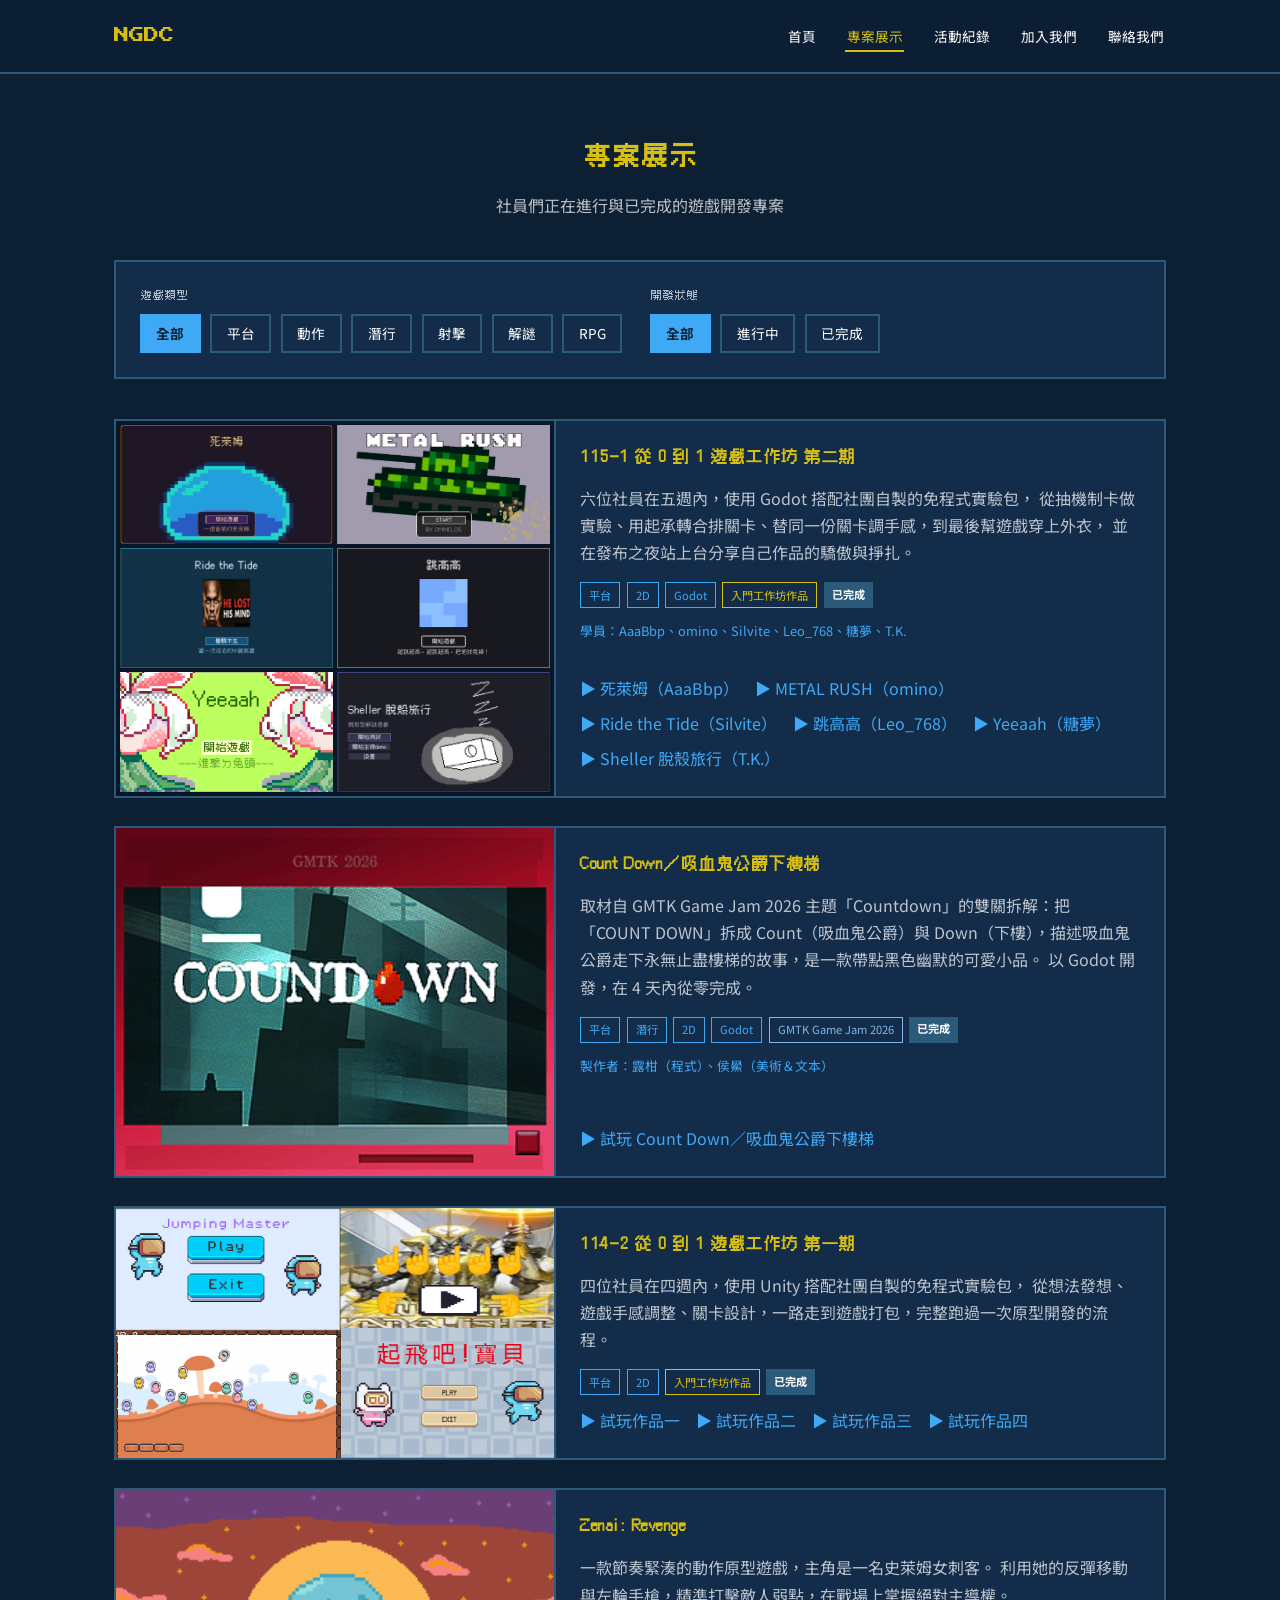
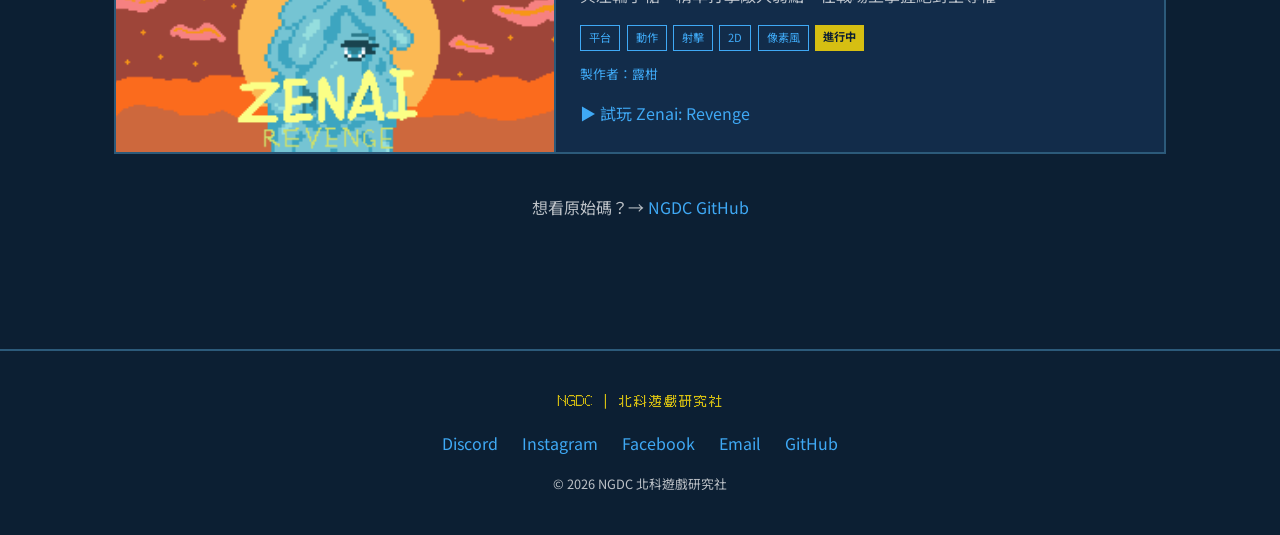
<file: projects.html>
<!DOCTYPE html>
<html lang="zh-Hant">
<head>
  <meta charset="UTF-8" />
  <meta name="viewport" content="width=device-width, initial-scale=1.0" />
  <title>專案展示 - NGDC 北科遊戲研究社</title>
  <meta name="description" content="NGDC 北科遊戲研究社（NTUT Game Dev Club）社員的遊戲開發專案作品集，涵蓋平台、動作、射擊、解謎、RPG 等各種類型，記錄社團學生從企劃發想、美術製作、程式實作到上架試玩的完整遊戲開發歷程，歡迎點進來試玩社員作品並給予回饋交流。" />
  <link rel="canonical" href="https://gd.ntut.club/projects.html" />

  <!-- Open Graph -->
  <meta property="og:site_name" content="NGDC 北科遊戲研究社" />
  <meta property="og:type" content="website" />
  <meta property="og:title" content="專案展示 - NGDC 北科遊戲研究社" />
  <meta property="og:description" content="NGDC 北科遊戲研究社社員的遊戲開發專案作品集，涵蓋平台、動作、射擊、解謎、RPG 等類型，歡迎點進來試玩。" />
  <meta property="og:image" content="https://gd.ntut.club/assets/images/og-image.png" />
  <meta property="og:url" content="https://gd.ntut.club/projects.html" />

  <!-- Twitter Card -->
  <meta name="twitter:card" content="summary_large_image" />
  <meta name="twitter:title" content="專案展示 - NGDC 北科遊戲研究社" />
  <meta name="twitter:description" content="NGDC 北科遊戲研究社社員的遊戲開發專案作品集，涵蓋平台、動作、射擊、解謎、RPG 等類型，歡迎點進來試玩。" />
  <meta name="twitter:image" content="https://gd.ntut.club/assets/images/og-image.png" />

  <link rel="preconnect" href="https://fonts.googleapis.com" />
  <link rel="preconnect" href="https://fonts.gstatic.com" crossorigin />
  <link href="https://fonts.googleapis.com/css2?family=Press+Start+2P&family=Noto+Sans+TC:wght@400;500;700&display=swap" rel="stylesheet" />
  <link rel="stylesheet" href="css/style.css" />
</head>
<body>
  <header class="site-header">
    <div class="container nav-container">
      <a href="index.html" class="logo">NGDC</a>
      <button class="nav-toggle" id="navToggle" aria-label="開啟選單" aria-expanded="false">
        <span></span><span></span><span></span>
      </button>
      <nav class="site-nav" id="siteNav">
        <ul class="nav-list">
          <li><a href="index.html">首頁</a></li>
          <li><a href="projects.html" aria-current="page">專案展示</a></li>
          <li><a href="events.html">活動紀錄</a></li>
          <li><a href="join.html">加入我們</a></li>
          <li><a href="contact.html">聯絡我們</a></li>
        </ul>
      </nav>
    </div>
  </header>

  <main>
    <section class="section">
      <div class="wave-decoration wave-decoration--left" aria-hidden="true"></div>
      <div class="wave-decoration wave-decoration--right" aria-hidden="true"></div>
      <div class="container">
        <div class="section-title">
          <h1>專案展示</h1>
          <p>社員們正在進行與已完成的遊戲開發專案</p>
        </div>

        <!--
          ============================================================
          ▼ 如何新增一般個人專案 ▼
          1. 複製下方標有「一般個人專案範本」的那段 <article>...</article>
          2. 貼到 .project-grid 最上方（新作品放最前面）
          3. 修改以下內容：
             - data-type="平台 動作"
               → 改成此專案的遊戲類型（可複選，空白分隔）
               → 可用：平台 / 動作 / 射擊 / 解謎 / RPG
                 （若要新增新類型，記得同時在篩選列加入對應按鈕）
             - data-status="ongoing" 或 "done"
             - 封面圖：把 <span>封面圖預留</span> 換成
               <img src="assets/images/封面圖.jpg" alt="遊戲名稱截圖">
               （建議圖片寬度約 1280px，高度會自動裁切至 210px）
             - <h3>：遊戲名稱
             - 簡介 <p>：一兩句說明
             - .project-meta 裡的 .tag：遊戲類型 + 美術風格標籤
             - .badge-status：開發狀態
               進行中用 class="badge-status status-ongoing"
               已完成用 class="badge-status status-done"
             - .project-team：製作者名稱
             - .project-links 裡的 <a>：外部連結（可多個，沒有就整個 div 刪掉）

          ▼ 如何新增工作坊整合卡片 ▼
          1. 複製下方標有「工作坊卡片範本」的那段 <article>...</article>
          2. 貼到 .project-grid 適當位置
          3. 修改方式同上，但注意：
             - .project-team 可省略；學員同意的話可改成「學員：暱稱、暱稱…」（如 115-1 第二期）
             - .project-links 改為列出多個作品連結（作品一、作品二…）
             - 記得保留 class="tag tag--workshop" 的「入門工作坊作品」標籤
             - 若有多張作品圖不想先拼圖：.project-thumb 加上 project-thumb--gallery，
               裡面放六個 <a href="圖"><img src="圖"></a>，會自動排成 3×2 拼格
               （可參考 115-1 第二期卡片）
          ============================================================
        -->

        <div class="filter-bar">
          <div class="filter-group">
            <span class="filter-group-label">遊戲類型</span>
            <div class="filter-options">
              <button class="filter-btn is-active" data-filter-type="all">全部</button>
              <button class="filter-btn" data-filter-type="平台">平台</button>
              <button class="filter-btn" data-filter-type="動作">動作</button>
              <button class="filter-btn" data-filter-type="潛行">潛行</button>
              <button class="filter-btn" data-filter-type="射擊">射擊</button>
              <button class="filter-btn" data-filter-type="解謎">解謎</button>
              <button class="filter-btn" data-filter-type="RPG">RPG</button>
            </div>
          </div>

          <div class="filter-group">
            <span class="filter-group-label">開發狀態</span>
            <div class="filter-options">
              <button class="filter-btn is-active" data-filter-status="all">全部</button>
              <button class="filter-btn" data-filter-status="ongoing">進行中</button>
              <button class="filter-btn" data-filter-status="done">已完成</button>
            </div>
          </div>
        </div>

        <div class="project-grid">

          <!-- 115-1 工作坊第二期：六件作品，封面用 3×2 拼格（project-thumb--gallery） -->
          <article class="project-card" data-type="平台" data-status="done">
            <div class="project-thumb project-thumb--gallery">
              <a href="assets/images/AaaBbp.png" target="_blank" rel="noopener"><img src="assets/images/AaaBbp.png" alt="死萊姆 標題畫面" loading="lazy" /></a>
              <a href="assets/images/omino.png" target="_blank" rel="noopener"><img src="assets/images/omino.png" alt="METAL RUSH 標題畫面" loading="lazy" /></a>
              <a href="assets/images/Silvite.png" target="_blank" rel="noopener"><img src="assets/images/Silvite.png" alt="Ride the Tide 標題畫面" loading="lazy" /></a>
              <a href="assets/images/Leo_768.png" target="_blank" rel="noopener"><img src="assets/images/Leo_768.png" alt="跳高高 標題畫面" loading="lazy" /></a>
              <a href="assets/images/糖夢.png" target="_blank" rel="noopener"><img src="assets/images/糖夢.png" alt="Yeeaah 標題畫面" loading="lazy" /></a>
              <a href="assets/images/T.K..png" target="_blank" rel="noopener"><img src="assets/images/T.K..png" alt="Sheller 脫殼旅行 標題畫面" loading="lazy" /></a>
            </div>
            <div class="project-body">
              <h3>115-1 從 0 到 1 遊戲工作坊 第二期</h3>
              <p>
                六位社員在五週內，使用 Godot 搭配社團自製的免程式實驗包，
                從抽機制卡做實驗、用起承轉合排關卡、替同一份關卡調手感，到最後幫遊戲穿上外衣，
                並在發布之夜站上台分享自己作品的驕傲與掙扎。
              </p>
              <div class="project-meta">
                <span class="tag">平台</span>
                <span class="tag">2D</span>
                <span class="tag">Godot</span>
                <span class="tag tag--workshop">入門工作坊作品</span>
                <span class="badge-status status-done">已完成</span>
              </div>
              <p class="project-team">學員：AaaBbp、omino、Silvite、Leo_768、糖夢、T.K.</p>
              <div class="project-links">
                <a href="https://aaabbp.itch.io/test1" target="_blank" rel="noopener">▶ 死萊姆（AaaBbp）</a>
                <a href="https://omino-os.itch.io/metal-rush" target="_blank" rel="noopener">▶ METAL RUSH（omino）</a>
                <a href="https://ssilvite.itch.io/ride-the-tide" target="_blank" rel="noopener">▶ Ride the Tide（Silvite）</a>
                <a href="https://leo768.itch.io/little-parkour?password=cool-parkour" target="_blank" rel="noopener">▶ 跳高高（Leo_768）</a>
                <a href="https://l00f-tw.itch.io/yeeaah" target="_blank" rel="noopener">▶ Yeeaah（糖夢）</a>
                <a href="https://tk3356.itch.io/test" target="_blank" rel="noopener">▶ Sheller 脫殼旅行（T.K.）</a>
              </div>
            </div>
          </article>

          <!-- GMTK Game Jam 2026 參賽作品 -->
          <article class="project-card" data-type="平台 潛行" data-status="done">
            <div class="project-thumb">
              <img src="assets/images/CountDownCover.png" alt="Count Down／吸血鬼公爵下樓梯 遊戲截圖" />
            </div>
            <div class="project-body">
              <h3>Count Down／吸血鬼公爵下樓梯</h3>
              <p>
                取材自 GMTK Game Jam 2026 主題「Countdown」的雙關拆解：把「COUNT DOWN」拆成 Count（吸血鬼公爵）與
                Down（下樓），描述吸血鬼公爵走下永無止盡樓梯的故事，是一款帶點黑色幽默的可愛小品。
                以 Godot 開發，在 4 天內從零完成。
              </p>
              <div class="project-meta">
                <span class="tag">平台</span>
                <span class="tag">潛行</span>
                <span class="tag">2D</span>
                <span class="tag">Godot</span>
                <span class="tag tag--jam">GMTK Game Jam 2026</span>
                <span class="badge-status status-done">已完成</span>
              </div>
              <p class="project-team">製作者：露柑（程式）、侯鱟（美術＆文本）</p>
              <div class="project-links">
                <a href="https://lougan.itch.io/counts-countdown" target="_blank" rel="noopener">▶ 試玩 Count Down／吸血鬼公爵下樓梯</a>
              </div>
            </div>
          </article>

          <!-- ★ 工作坊卡片範本 -->
          <article class="project-card" data-type="平台" data-status="done">
            <div class="project-thumb">
              <img src="assets/images/114-2工作坊.png" alt="114-2 從 0 到 1 遊戲工作坊 第一期 — 四件學員作品封面拼圖" />
            </div>
            <div class="project-body">
              <h3>114-2 從 0 到 1 遊戲工作坊 第一期</h3>
              <p>
                四位社員在四週內，使用 Unity 搭配社團自製的免程式實驗包，
                從想法發想、遊戲手感調整、關卡設計，一路走到遊戲打包，完整跑過一次原型開發的流程。
              </p>
              <div class="project-meta">
                <span class="tag">平台</span>
                <span class="tag">2D</span>
                <span class="tag tag--workshop">入門工作坊作品</span>
                <span class="badge-status status-done">已完成</span>
              </div>
              <div class="project-links">
                <a href="https://play.unity.com/en/games/085a997e-a0d0-4105-9c79-ca3cd744343c/game" target="_blank" rel="noopener">▶ 試玩作品一</a>
                <a href="https://play.unity.com/en/games/5b7bc747-281d-48c7-9b76-58fb90e926b0/world-vanquisher" target="_blank" rel="noopener">▶ 試玩作品二</a>
                <a href="https://play.unity.com/en/games/07c7f843-f746-4dd7-89e1-d0f518943de5/514" target="_blank" rel="noopener">▶ 試玩作品三</a>
                <a href="https://play.unity.com/en/games/c932e681-c671-4469-8e8a-58ac16385f09/6lw36aob5zcniceg5a26lkd" target="_blank" rel="noopener">▶ 試玩作品四</a>
              </div>
            </div>
          </article>

          <!-- ★ 一般個人專案範本 -->
          <article class="project-card" data-type="平台 動作 射擊" data-status="ongoing">
            <div class="project-thumb">
              <img src="assets/images/Zenai.png" alt="Zenai: Revenge 截圖" />
            </div>
            <div class="project-body">
              <h3>Zenai: Revenge</h3>
              <p>
                一款節奏緊湊的動作原型遊戲，主角是一名史萊姆女刺客。
                利用她的反彈移動與左輪手槍，精準打擊敵人弱點，在戰場上掌握絕對主導權。
              </p>
              <div class="project-meta">
                <span class="tag">平台</span>
                <span class="tag">動作</span>
                <span class="tag">射擊</span>
                <span class="tag">2D</span>
                <span class="tag">像素風</span>
                <span class="badge-status status-ongoing">進行中</span>
              </div>
              <p class="project-team">製作者：露柑</p>
              <div class="project-links">
                <a href="https://play.unity.com/en/games/b94dbc39-86e1-40a8-9387-6fb791464e96/zenai-revenge" target="_blank" rel="noopener">▶ 試玩 Zenai: Revenge</a>
              </div>
            </div>
          </article>

        </div>

        <p class="no-results" id="noResults">目前沒有符合篩選條件的專案。</p>

        <p class="repo-note">想看原始碼？→ <a href="https://github.com/NTUT-NGDC" target="_blank" rel="noopener">NGDC GitHub</a></p>
      </div>
    </section>
  </main>

  <footer class="site-footer">
    <div class="container footer-container">
      <p class="footer-logo">NGDC ｜ 北科遊戲研究社</p>
      <ul class="footer-links">
        <li><a href="contact.html#discord">Discord</a></li>
        <li><a href="contact.html#instagram">Instagram</a></li>
        <li><a href="contact.html#facebook">Facebook</a></li>
        <li><a href="contact.html#email">Email</a></li>
        <li><a href="contact.html#github">GitHub</a></li>
      </ul>
      <p class="footer-copy">&copy; 2026 NGDC 北科遊戲研究社</p>
    </div>
  </footer>

  <script src="js/main.js"></script>
  <script src="js/projects.js"></script>
</body>
</html>
</file>
<file: css/style.css>
/* =====================================================
   NGDC 北科遊戲研究社 — 共用樣式表
   復古電玩 / 像素風 / 8-bit 風格
   五個頁面（index / about / events / join / contact / projects）
   皆共用本檔案，請勿在各頁面內重複定義樣式。
   ===================================================== */

/* Cubic 11 — 開源繁體中文像素字型，授權 SIL OFL。
   來源：https://github.com/ACh-K/Cubic-11
   字型檔與授權條款放在 assets/fonts/，自行 host 避免外部 CDN 失效。 */
@font-face {
  font-family: "Cubic 11";
  src: url("../assets/fonts/Cubic_11.woff2") format("woff2");
  font-weight: normal;
  font-style: normal;
  font-display: swap;
}

:root {
  --color-bg: #0c1f33;
  --color-bg-deep: #091628;
  --color-bg-alt: #102742;
  --color-bg-card: #122c4a;
  --color-blue-bright: #3fa9f5;
  --color-blue-mid: #3a7fa8;
  --color-blue-dim: #2c5a7a;
  --color-blue-pale: #7fb8e6;
  --color-border-soft: #1d3a55;
  --color-yellow: #d6bf12;
  --color-yellow-cta: #d6bf12;
  --color-white: #ffffff;
  --color-white-dim: rgba(255, 255, 255, 0.72);
  --font-pixel: "Cubic 11", "Noto Sans TC", monospace;
  --font-body: "Noto Sans TC", "Microsoft JhengHei", "Helvetica Neue", Arial, sans-serif;
  --container-width: 1100px;
  --header-height: 72px;
}

* {
  box-sizing: border-box;
}

html {
  scroll-behavior: smooth;
}

body {
  margin: 0;
  background-color: var(--color-bg);
  color: var(--color-white);
  font-family: var(--font-body);
  line-height: 1.7;
  font-size: 16px;
  position: relative;
  overflow-x: hidden;
}

h1, h2, h3, h4 {
  font-family: var(--font-pixel);
  color: var(--color-yellow);
  line-height: 1.5;
  margin: 0 0 1rem;
  letter-spacing: 0.5px;
}

h1 { font-size: 1.6rem; }
h2 { font-size: 1.25rem; }
h3 { font-size: 1rem; }
h4 { font-size: 0.85rem; }

p {
  color: var(--color-white-dim);
  margin: 0 0 1rem;
}

a {
  color: var(--color-blue-bright);
  text-decoration: none;
}

a:hover {
  color: var(--color-yellow);
}

ul {
  list-style: none;
  margin: 0;
  padding: 0;
}

img {
  max-width: 100%;
  display: block;
}

.container {
  width: 100%;
  max-width: var(--container-width);
  margin: 0 auto;
  padding: 0 1.5rem;
  position: relative;
  z-index: 1;
}

/* =====================================================
   兩側海浪式像素方塊裝飾
   固定式（非隨機）裝飾，只出現在頁面左右兩側留白區域。
   裝飾包在每個 section 內部（而不是整頁），跟著該 section
   自己的高度走，所以區塊與區塊交界處會自然斷開，不會變成
   貫穿全頁的一條長條。要套用裝飾的 section 必須是
   position: relative（.hero 和 .section 都已經設定好）。

   結構是「多個橫排（row）由上到下排列」，每排從頁面外側邊緣
   往中央內容方向排列方塊；每排的方塊「數量」由 js/main.js
   依正弦波計算（週期拉長、振幅縮小，做出寬緩不尖銳的海浪
   起伏），同一排內的顏色固定 4 階、由外到內依序變亮，
   跟這排總共幾顆方塊無關（最外側永遠最暗）。

   橫排與方塊本身只是 <div>，沒有任何文字或可互動內容，
   JS 只負責讀取容器高度後計算要鋪幾排、每排幾顆方塊。
   寬螢幕才有足夠留白顯示，較窄螢幕（< 1400px）直接隱藏。
   z-index 低於 .container，不會蓋到文字內容。
   ===================================================== */
.wave-decoration {
  position: absolute;
  top: 0;
  bottom: 0;
  display: flex;
  flex-direction: column;
  gap: 8px;
  padding: 36px 20px;
  z-index: 0;
  pointer-events: none;
  overflow: hidden;
}

.wave-decoration--left {
  left: 0;
}

.wave-decoration--right {
  right: 0;
}

.wave-decoration--right .wave-row {
  flex-direction: row-reverse;
}

.wave-row {
  display: flex;
  gap: 4px;
}

.wave-square {
  width: 16px;
  height: 16px;
  flex-shrink: 0;
}

@media (max-width: 1399px) {
  .wave-decoration {
    display: none;
  }
}

/* =====================================================
   頂部導覽列
   ===================================================== */
.site-header {
  position: sticky;
  top: 0;
  z-index: 50;
  background-color: rgba(12, 31, 51, 0.92);
  border-bottom: 2px solid var(--color-blue-dim);
  -webkit-backdrop-filter: blur(4px);
  backdrop-filter: blur(4px);
}

.nav-container {
  display: flex;
  align-items: center;
  justify-content: space-between;
  height: var(--header-height);
}

.logo {
  font-family: "Press Start 2P", monospace;
  font-size: 0.95rem;
  color: var(--color-yellow);
}

.logo:hover {
  color: var(--color-blue-bright);
}

.nav-toggle {
  display: none;
  flex-direction: column;
  justify-content: center;
  gap: 5px;
  width: 36px;
  height: 32px;
  background: transparent;
  border: 2px solid var(--color-blue-bright);
  cursor: pointer;
  padding: 4px;
}

.nav-toggle span {
  display: block;
  height: 2px;
  background-color: var(--color-blue-bright);
}

.site-nav .nav-list {
  display: flex;
  gap: 1.75rem;
}

.site-nav .nav-list a {
  font-size: 0.85rem;
  color: var(--color-white);
  padding: 0.25rem 0.1rem;
  border-bottom: 2px solid transparent;
}

.site-nav .nav-list a:hover,
.site-nav .nav-list a[aria-current="page"] {
  color: var(--color-yellow);
  border-bottom-color: var(--color-yellow);
}

.nav-right {
  display: flex;
  align-items: center;
  gap: 1.5rem;
}

.nav-social {
  display: flex;
  align-items: center;
  gap: 1rem;
}

.nav-divider {
  width: 1px;
  height: 18px;
  background-color: var(--color-blue-dim);
}

.nav-social-link {
  font-size: 0.75rem;
  color: var(--color-blue-pale);
}

/* =====================================================
   按鈕（像素風）
   ===================================================== */
.btn {
  display: inline-block;
  font-family: var(--font-pixel);
  font-size: 0.8rem;
  font-weight: bold;
  letter-spacing: 1.5px;
  color: var(--color-bg);
  background-color: var(--color-yellow-cta);
  border: 2px solid var(--color-bg);
  padding: 0.9rem 1.4rem;
  box-shadow: 4px 4px 0 var(--color-blue-bright);
  cursor: pointer;
  transition: transform 0.08s ease, box-shadow 0.08s ease;
}

.btn:hover {
  color: var(--color-bg);
  transform: translate(2px, 2px);
  box-shadow: 2px 2px 0 var(--color-blue-bright);
}

.btn-outline {
  background-color: transparent;
  color: var(--color-blue-bright);
  border: 2px solid var(--color-blue-bright);
  box-shadow: 4px 4px 0 var(--color-blue-dim);
}

.btn-outline:hover {
  color: var(--color-yellow);
  border-color: var(--color-yellow);
}

.btn-outline-yellow {
  background-color: transparent;
  color: var(--color-yellow);
  border: 2px solid var(--color-yellow);
  box-shadow: 4px 4px 0 var(--color-blue-dim);
}

.btn-outline-yellow:hover {
  color: var(--color-yellow);
  border-color: var(--color-yellow);
  box-shadow: 2px 2px 0 var(--color-blue-dim);
}

/* =====================================================
   Hero（首頁）
   ===================================================== */
.hero {
  position: relative;
  background-color: var(--color-bg);
  padding: 4.5rem 0 3.5rem;
  text-align: center;
}

.hero-pixel-row {
  display: flex;
  justify-content: center;
  gap: 6px;
  margin-bottom: 2.5rem;
}

.hero-pixel-row span {
  width: 10px;
  height: 10px;
  background-color: var(--color-blue-dim);
}

.hero-pixel-row span:nth-child(1),
.hero-pixel-row span:nth-child(4),
.hero-pixel-row span:nth-child(5),
.hero-pixel-row span:nth-child(7) {
  background-color: var(--color-blue-bright);
}

.hero-title {
  font-size: 1.9rem;
  margin-bottom: 1.2rem;
}

.hero-tagline {
  font-family: var(--font-pixel);
  color: var(--color-white);
  font-size: 0.95rem;
  margin-bottom: 1.5rem;
}

.hero-desc {
  max-width: 560px;
  margin: 0 auto 2.2rem;
}

/* =====================================================
   通用版面區塊
   ===================================================== */
.section {
  position: relative;
  padding: 4rem 0;
}

.section-alt {
  background-color: var(--color-bg-alt);
}

.section-deep {
  background-color: var(--color-bg-deep);
}

.section-title {
  text-align: center;
  margin-bottom: 2.5rem;
}

.section-title h2 {
  margin-bottom: 0.5rem;
}

.section-title p {
  max-width: 600px;
  margin: 0 auto;
}

/* =====================================================
   一般卡片（about / join / contact 共用）
   ===================================================== */
.card {
  background-color: var(--color-bg-card);
  border: 2px solid var(--color-blue-dim);
  padding: 1.75rem;
}

.card-grid {
  display: grid;
  grid-template-columns: repeat(auto-fit, minmax(220px, 1fr));
  gap: 1.5rem;
}

/* =====================================================
   關於我們內容卡（首頁）
   ===================================================== */
.about-panel {
  max-width: 560px;
  margin: 0 auto;
  border: 1px solid var(--color-border-soft);
  border-radius: 4px;
  padding: 24px;
  display: flex;
  flex-direction: column;
  gap: 1.75rem;
}

.about-block p {
  margin-bottom: 0;
}

/* =====================================================
   步驟流程（加入我們）
   ===================================================== */
.steps {
  display: grid;
  grid-template-columns: repeat(auto-fit, minmax(200px, 1fr));
  gap: 1.5rem;
  counter-reset: step;
}

.step {
  background-color: var(--color-bg-card);
  border: 2px solid var(--color-blue-dim);
  padding: 1.5rem;
  position: relative;
}

.step::before {
  counter-increment: step;
  content: counter(step);
  font-family: "Press Start 2P", monospace;
  color: var(--color-bg);
  background-color: var(--color-blue-bright);
  width: 32px;
  height: 32px;
  display: flex;
  align-items: center;
  justify-content: center;
  margin-bottom: 1rem;
}

/* =====================================================
   期許清單 / CTA 群組（加入我們）
   ===================================================== */
.join-tagline {
  font-size: 1.05rem;
  max-width: 640px;
  margin: 0 auto;
}

.perk-list {
  max-width: 680px;
  margin: 0 auto 1.5rem;
  display: flex;
  flex-direction: column;
  gap: 1.25rem;
}

.perk-list li {
  color: var(--color-white-dim);
  padding-left: 1.75rem;
  position: relative;
  line-height: 1.7;
}

.perk-list li::before {
  content: "";
  position: absolute;
  left: 0;
  top: 0.45em;
  width: 10px;
  height: 10px;
  background-color: var(--color-blue-bright);
}

.perk-note {
  max-width: 680px;
  margin: 0 auto;
  text-align: center;
  color: var(--color-blue-pale);
  font-style: italic;
}

.cta-group {
  display: flex;
  flex-wrap: wrap;
  justify-content: center;
  gap: 1.5rem;
}

/* =====================================================
   FAQ（聯絡我們）
   ===================================================== */
.faq-item {
  border-bottom: 1px solid var(--color-blue-dim);
  padding: 1.25rem 0;
}

.faq-item:first-child {
  padding-top: 0;
}

.faq-q {
  color: var(--color-yellow);
  font-family: var(--font-pixel);
  font-size: 0.8rem;
  margin-bottom: 0.6rem;
}

/* =====================================================
   聯絡資訊清單
   ===================================================== */
/* 一排三張、最後一排置中，避免單張卡片落在左邊 */
.contact-list {
  display: flex;
  flex-wrap: wrap;
  justify-content: center;
  gap: 1.5rem;
}

.contact-list .contact-item {
  flex: 0 1 calc((100% - 3rem) / 3);
}

@media (max-width: 768px) {
  .contact-list .contact-item {
    flex-basis: 100%;
  }
}

.contact-item {
  background-color: var(--color-bg-card);
  border: 2px solid var(--color-blue-dim);
  padding: 1.5rem;
}

.contact-item h3 {
  margin-bottom: 0.5rem;
}

/* 長字串（如 Email）沒有空格可斷行，避免撐出卡片 */
.contact-item p {
  overflow-wrap: anywhere;
}

/* =====================================================
   活動紀錄（events.html）
   ===================================================== */
.notice-card {
  display: flex;
  align-items: center;
  gap: 1.5rem;
  flex-wrap: wrap;
  background-color: var(--color-bg-card);
  border: 1px solid var(--color-blue-dim);
  padding: 1.25rem 1.5rem;
  margin-bottom: 2.5rem;
}

.notice-card p {
  margin: 0;
  flex: 1;
  min-width: 180px;
}

.notice-btn {
  flex-shrink: 0;
  font-family: var(--font-pixel);
  font-size: 0.7rem;
  color: var(--color-blue-bright);
  border: 1px solid var(--color-blue-bright);
  padding: 0.5rem 0.85rem;
  white-space: nowrap;
}

.notice-btn:hover {
  color: var(--color-yellow);
  border-color: var(--color-yellow);
}

.event-semester {
  font-family: var(--font-pixel);
  font-size: 0.75rem;
  color: var(--color-blue-pale);
  margin: 0 0 1rem;
}

/* 學期之間的分隔線：畫在後面學期的標題上方 */
.announcement-list + .event-semester {
  margin-top: 3rem;
  padding-top: 1.5rem;
  border-top: 1px solid var(--color-border-soft);
}

.event-meta {
  font-size: 0.8rem;
  color: var(--color-blue-pale);
  margin-bottom: 0.75rem;
}

.event-link {
  display: inline-block;
  margin-top: 0.75rem;
  font-size: 0.85rem;
  color: var(--color-blue-bright);
}

.event-link:hover {
  color: var(--color-yellow);
}


.announcement-list {
  display: flex;
  flex-direction: column;
  gap: 1.25rem;
}

.announcement {
  display: flex;
  gap: 1.5rem;
  background-color: var(--color-bg-card);
  border: 2px solid var(--color-blue-dim);
  padding: 1.5rem;
}

.announcement-date {
  flex-shrink: 0;
  width: 100px;
  font-family: var(--font-pixel);
  font-size: 0.75rem;
  color: var(--color-blue-bright);
}

.announcement-body h3 {
  margin-bottom: 0.5rem;
}

.announcement.is-past {
  opacity: 0.75;
}

/* =====================================================
   專案展示（projects.html）
   ===================================================== */
.filter-bar {
  display: flex;
  flex-wrap: wrap;
  gap: 1.75rem;
  margin-bottom: 2.5rem;
  padding: 1.5rem;
  background-color: var(--color-bg-card);
  border: 2px solid var(--color-blue-dim);
}

.filter-group {
  display: flex;
  flex-direction: column;
  gap: 0.6rem;
}

.filter-group-label {
  font-family: var(--font-pixel);
  font-size: 0.7rem;
  color: var(--color-white-dim);
}

.filter-options {
  display: flex;
  flex-wrap: wrap;
  gap: 0.6rem;
}

.filter-btn {
  font-family: var(--font-body);
  font-size: 0.85rem;
  color: var(--color-white);
  background-color: transparent;
  border: 2px solid var(--color-blue-dim);
  padding: 0.45rem 0.9rem;
  cursor: pointer;
}

.filter-btn:hover {
  border-color: var(--color-blue-bright);
}

.filter-btn.is-active {
  background-color: var(--color-blue-bright);
  border-color: var(--color-blue-bright);
  color: var(--color-bg);
  font-weight: bold;
}

.project-grid {
  display: grid;
  grid-template-columns: 1fr;
  gap: 1.75rem;
}

.project-card {
  background-color: var(--color-bg-card);
  border: 2px solid var(--color-blue-dim);
  display: flex;
  flex-direction: row;
  transition: border-color 0.15s ease, transform 0.15s ease;
}

.project-card:hover {
  border-color: var(--color-blue-bright);
  transform: translateY(-3px);
}

.project-card.is-hidden {
  display: none;
}

.project-thumb {
  flex: 0 0 42%;
  background-color: var(--color-bg-alt);
  background-image:
    repeating-linear-gradient(45deg, var(--color-blue-dim) 0, var(--color-blue-dim) 2px, transparent 2px, transparent 14px),
    repeating-linear-gradient(-45deg, var(--color-blue-dim) 0, var(--color-blue-dim) 2px, transparent 2px, transparent 14px);
  display: flex;
  align-items: center;
  justify-content: center;
  border-right: 2px solid var(--color-blue-dim);
  overflow: hidden;
}

.project-thumb img {
  width: 100%;
  height: 100%;
  object-fit: cover;
  display: block;
}

/* 多張作品圖：封面區切成 2 欄 × 3 列拼格，點擊開啟原圖 */
.project-thumb--gallery {
  display: grid;
  /* 每格固定 16:9（見下方 a），六格等大；多出的高度上下置中 */
  grid-template-columns: repeat(2, minmax(0, 1fr));
  align-content: center;
  gap: 4px;
  padding: 4px;
  background-image: none;
  background-color: var(--color-bg-deep);
}

.project-thumb--gallery a {
  position: relative;
  display: block;
  aspect-ratio: 16 / 9;
  overflow: hidden;
  background-color: var(--color-bg-alt);
}

.project-thumb--gallery img {
  position: absolute;
  inset: 0;
  transition: transform 0.2s ease;
}

.project-thumb--gallery a:hover img,
.project-thumb--gallery a:focus-visible img {
  transform: scale(1.08);
}

/* 燈箱：點拼格圖片時浮動顯示大圖（由 js/projects.js 建立） */
.lightbox {
  max-width: min(92vw, 1280px);
  max-height: 92vh;
  padding: 0;
  border: 2px solid var(--color-blue-bright);
  background-color: var(--color-bg-deep);
  color: var(--color-white);
  overflow: visible;
}

.lightbox::backdrop {
  background-color: rgba(5, 12, 22, 0.85);
}

.lightbox-img {
  display: block;
  max-width: 100%;
  max-height: calc(92vh - 3.5rem);
  margin: 0 auto;
}

.lightbox-bar {
  display: flex;
  align-items: center;
  gap: 0.75rem;
  padding: 0.5rem 0.75rem;
  border-top: 2px solid var(--color-blue-dim);
}

.lightbox-caption {
  flex-grow: 1;
  font-family: var(--font-pixel);
  font-size: 0.85rem;
  color: var(--color-white-dim);
}

.lightbox-btn {
  font-family: var(--font-pixel);
  font-size: 0.85rem;
  color: var(--color-white);
  background-color: var(--color-bg-card);
  border: 2px solid var(--color-blue-dim);
  padding: 0.3rem 0.7rem;
  cursor: pointer;
}

.lightbox-btn:hover,
.lightbox-btn:focus-visible {
  border-color: var(--color-blue-bright);
}

.project-thumb span {
  font-family: var(--font-pixel);
  font-size: 0.7rem;
  color: var(--color-white-dim);
  background-color: rgba(12, 31, 51, 0.75);
  padding: 0.5rem 0.75rem;
}

.project-body {
  padding: 1.5rem;
  display: flex;
  flex-direction: column;
  flex-grow: 1;
}

.project-meta {
  display: flex;
  flex-wrap: wrap;
  gap: 0.4rem;
  margin-bottom: 0.75rem;
}

.tag {
  font-size: 0.7rem;
  color: var(--color-blue-bright);
  border: 1px solid var(--color-blue-bright);
  padding: 0.15rem 0.5rem;
}

.tag--workshop {
  color: var(--color-yellow);
  border-color: var(--color-yellow);
}

.tag--jam {
  color: var(--color-blue-pale);
  border-color: var(--color-blue-pale);
}

.badge-status {
  font-size: 0.7rem;
  padding: 0.15rem 0.5rem;
  font-weight: bold;
}

.badge-status.status-ongoing {
  color: var(--color-bg);
  background-color: var(--color-yellow);
}

.badge-status.status-done {
  color: var(--color-white);
  background-color: var(--color-blue-dim);
}

.project-style {
  font-size: 0.85rem;
  color: var(--color-white-dim);
  margin-bottom: 0.5rem;
}

.project-team {
  font-size: 0.8rem;
  color: var(--color-blue-bright);
  margin-bottom: 1rem;
}

.project-links {
  margin-top: auto;
  display: flex;
  flex-wrap: wrap;
  gap: 0.5rem 1rem;
}

.no-results {
  text-align: center;
  color: var(--color-white-dim);
  padding: 3rem 0;
  display: none;
}

.no-results.is-visible {
  display: block;
}

.repo-note {
  margin-top: 2.5rem;
  text-align: center;
  color: var(--color-white-dim);
}

/* =====================================================
   首頁精選專案預覽
   ===================================================== */
.featured-grid {
  display: grid;
  grid-template-columns: repeat(auto-fit, minmax(280px, 1fr));
  gap: 1.75rem;
}

/* =====================================================
   Footer
   ===================================================== */
.site-footer {
  border-top: 2px solid var(--color-blue-dim);
  padding: 2.5rem 0;
  margin-top: 3rem;
}

.footer-container {
  display: flex;
  flex-direction: column;
  align-items: center;
  gap: 1rem;
  text-align: center;
}

.footer-logo {
  font-family: var(--font-pixel);
  color: var(--color-yellow);
  font-size: 0.85rem;
  margin: 0;
}

.footer-links {
  display: flex;
  flex-wrap: wrap;
  justify-content: center;
  gap: 1.5rem;
}

.footer-copy {
  color: var(--color-white-dim);
  font-size: 0.8rem;
  margin: 0;
}

/* =====================================================
   響應式設計
   ===================================================== */
@media (max-width: 768px) {
  .nav-toggle {
    display: flex;
  }

  .nav-social {
    display: none;
  }

  .site-nav {
    position: absolute;
    top: var(--header-height);
    left: 0;
    right: 0;
    background-color: var(--color-bg);
    border-bottom: 2px solid var(--color-blue-dim);
    max-height: 0;
    overflow: hidden;
    transition: max-height 0.25s ease;
  }

  .site-nav.is-open {
    max-height: 360px;
  }

  .site-nav .nav-list {
    flex-direction: column;
    gap: 0;
    padding: 0.5rem 1.5rem 1.5rem;
  }

  .site-nav .nav-list a {
    display: block;
    padding: 0.75rem 0;
  }

  .hero-title {
    font-size: 1.4rem;
  }

  .announcement {
    flex-direction: column;
    gap: 0.5rem;
  }

  .project-card {
    flex-direction: column;
  }

  .project-thumb {
    flex: none;
    aspect-ratio: 16 / 9;
    border-right: none;
    border-bottom: 2px solid var(--color-blue-dim);
  }

  /* 拼格的高度由格子撐開，不套用固定 16:9 */
  .project-thumb--gallery {
    aspect-ratio: auto;
  }
}

@media (max-width: 480px) {
  h1 { font-size: 1.2rem; }
  .hero { padding: 3.5rem 0 3rem; }
}
</file>
